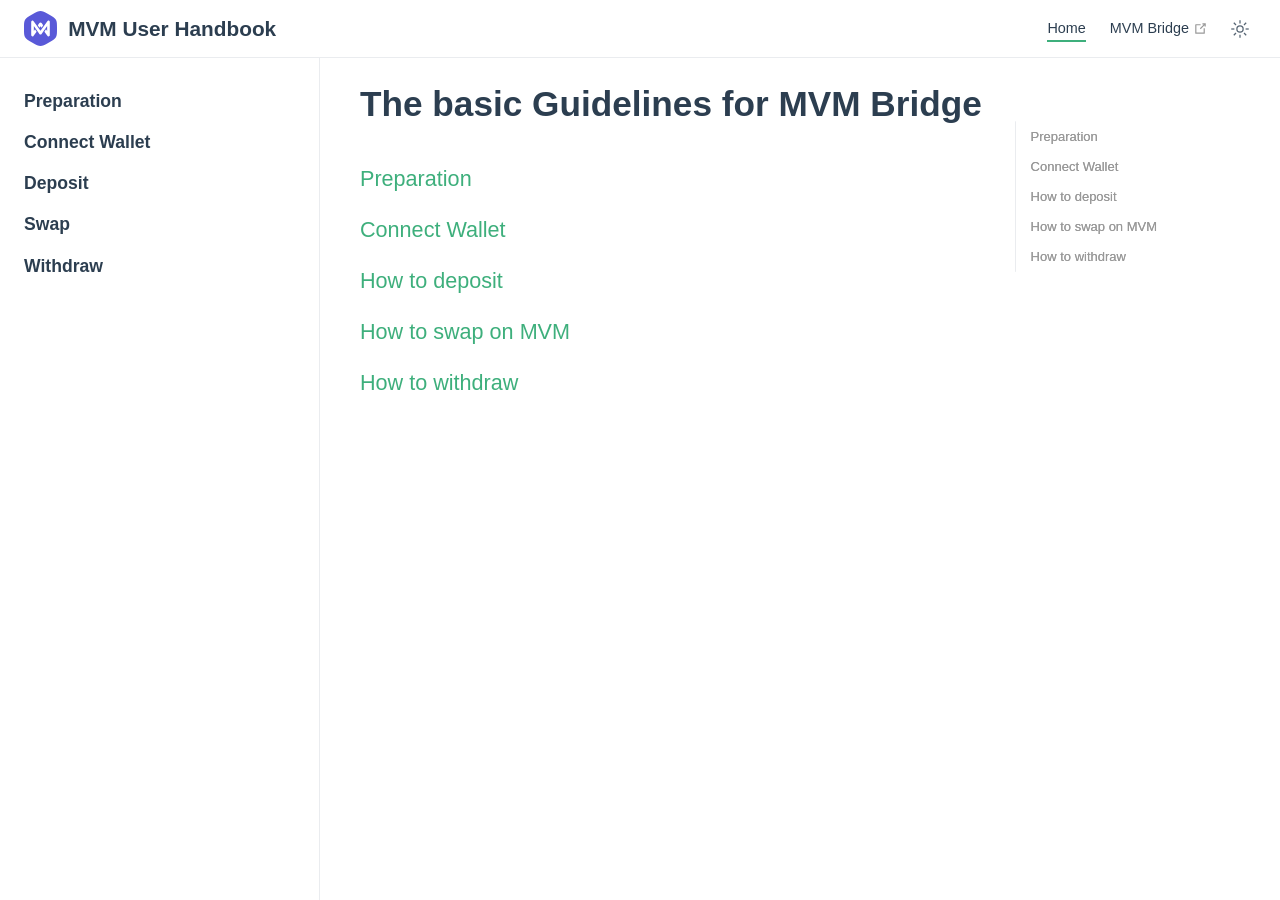
<file: index.html>
<!DOCTYPE html>
<html lang="en-US">
  <head>
    <meta charset="utf-8">
    <meta name="viewport" content="width=device-width,initial-scale=1">
    <meta name="generator" content="VuePress 2.0.0-beta.51">
    <style>
      :root {
        --c-bg: #fff;
      }
      html.dark {
        --c-bg: #22272e;
      }
      html, body {
        background-color: var(--c-bg);
      }
    </style>
    <script>
      const userMode = localStorage.getItem('vuepress-color-scheme');
			const systemDarkMode = window.matchMedia && window.matchMedia('(prefers-color-scheme: dark)').matches;
			if (userMode === 'dark' || (userMode !== 'light' && systemDarkMode)) {
				document.documentElement.classList.toggle('dark', true);
			}
    </script>
    <link rel="icon" href="/images/favicon.png"><title>The basic Guidelines for MVM Bridge | MVM User Handbook</title><meta name="description" content="A handbook for users to transfer asset with MVM Bridge">
    <link rel="modulepreload" href="/assets/app.5f829c87.js"><link rel="modulepreload" href="/assets/index.html.9429ac1c.js"><link rel="modulepreload" href="/assets/index.html.4c9b2dee.js"><link rel="prefetch" href="/assets/index.html.1897f640.js"><link rel="prefetch" href="/assets/index.html.dd25c80d.js"><link rel="prefetch" href="/assets/index.html.e15595fa.js"><link rel="prefetch" href="/assets/index.html.e1d10186.js"><link rel="prefetch" href="/assets/index.html.a3044a02.js"><link rel="prefetch" href="/assets/404.html.d2dc3323.js"><link rel="prefetch" href="/assets/index.html.e0803733.js"><link rel="prefetch" href="/assets/index.html.7255385f.js"><link rel="prefetch" href="/assets/index.html.9a10f6b2.js"><link rel="prefetch" href="/assets/index.html.742d6a43.js"><link rel="prefetch" href="/assets/index.html.4bf0f3f6.js"><link rel="prefetch" href="/assets/404.html.60fd0b40.js">
    <link rel="stylesheet" href="/assets/style.7e26cfeb.css">
  </head>
  <body>
    <div id="app"><!--[--><div class="theme-container"><!--[--><header class="navbar"><div class="toggle-sidebar-button" title="toggle sidebar" aria-expanded="false" role="button" tabindex="0"><div class="icon" aria-hidden="true"><span></span><span></span><span></span></div></div><span><a aria-current="page" href="/" class="router-link-active router-link-exact-active"><img class="logo" src="/images/logo.svg" alt="MVM User Handbook"><span class="site-name can-hide">MVM User Handbook</span></a></span><div class="navbar-items-wrapper" style=""><!--[--><!--]--><nav class="navbar-items can-hide"><!--[--><div class="navbar-item"><a aria-current="page" href="/" class="router-link-active router-link-exact-active" aria-label="Home"><!--[--><!--]--> Home <!--[--><!--]--></a></div><div class="navbar-item"><a class="external-link" href="https://bridge.mvm.app" rel="noopener noreferrer" target="_blank" aria-label="MVM Bridge"><!--[--><!--]--> MVM Bridge <span><svg class="external-link-icon" xmlns="http://www.w3.org/2000/svg" aria-hidden="true" focusable="false" x="0px" y="0px" viewbox="0 0 100 100" width="15" height="15"><path fill="currentColor" d="M18.8,85.1h56l0,0c2.2,0,4-1.8,4-4v-32h-8v28h-48v-48h28v-8h-32l0,0c-2.2,0-4,1.8-4,4v56C14.8,83.3,16.6,85.1,18.8,85.1z"></path><polygon fill="currentColor" points="45.7,48.7 51.3,54.3 77.2,28.5 77.2,37.2 85.2,37.2 85.2,14.9 62.8,14.9 62.8,22.9 71.5,22.9"></polygon></svg><span class="external-link-icon-sr-only">open in new window</span></span><!--[--><!--]--></a></div><!--]--></nav><!--[--><!--]--><button class="toggle-color-mode-button" title="toggle color mode"><svg style="" class="icon" focusable="false" viewBox="0 0 32 32"><path d="M16 12.005a4 4 0 1 1-4 4a4.005 4.005 0 0 1 4-4m0-2a6 6 0 1 0 6 6a6 6 0 0 0-6-6z" fill="currentColor"></path><path d="M5.394 6.813l1.414-1.415l3.506 3.506L8.9 10.318z" fill="currentColor"></path><path d="M2 15.005h5v2H2z" fill="currentColor"></path><path d="M5.394 25.197L8.9 21.691l1.414 1.415l-3.506 3.505z" fill="currentColor"></path><path d="M15 25.005h2v5h-2z" fill="currentColor"></path><path d="M21.687 23.106l1.414-1.415l3.506 3.506l-1.414 1.414z" fill="currentColor"></path><path d="M25 15.005h5v2h-5z" fill="currentColor"></path><path d="M21.687 8.904l3.506-3.506l1.414 1.415l-3.506 3.505z" fill="currentColor"></path><path d="M15 2.005h2v5h-2z" fill="currentColor"></path></svg><svg style="display:none;" class="icon" focusable="false" viewBox="0 0 32 32"><path d="M13.502 5.414a15.075 15.075 0 0 0 11.594 18.194a11.113 11.113 0 0 1-7.975 3.39c-.138 0-.278.005-.418 0a11.094 11.094 0 0 1-3.2-21.584M14.98 3a1.002 1.002 0 0 0-.175.016a13.096 13.096 0 0 0 1.825 25.981c.164.006.328 0 .49 0a13.072 13.072 0 0 0 10.703-5.555a1.01 1.01 0 0 0-.783-1.565A13.08 13.08 0 0 1 15.89 4.38A1.015 1.015 0 0 0 14.98 3z" fill="currentColor"></path></svg></button><!----></div></header><!--]--><div class="sidebar-mask"></div><!--[--><aside class="sidebar"><nav class="navbar-items"><!--[--><div class="navbar-item"><a aria-current="page" href="/" class="router-link-active router-link-exact-active" aria-label="Home"><!--[--><!--]--> Home <!--[--><!--]--></a></div><div class="navbar-item"><a class="external-link" href="https://bridge.mvm.app" rel="noopener noreferrer" target="_blank" aria-label="MVM Bridge"><!--[--><!--]--> MVM Bridge <span><svg class="external-link-icon" xmlns="http://www.w3.org/2000/svg" aria-hidden="true" focusable="false" x="0px" y="0px" viewbox="0 0 100 100" width="15" height="15"><path fill="currentColor" d="M18.8,85.1h56l0,0c2.2,0,4-1.8,4-4v-32h-8v28h-48v-48h28v-8h-32l0,0c-2.2,0-4,1.8-4,4v56C14.8,83.3,16.6,85.1,18.8,85.1z"></path><polygon fill="currentColor" points="45.7,48.7 51.3,54.3 77.2,28.5 77.2,37.2 85.2,37.2 85.2,14.9 62.8,14.9 62.8,22.9 71.5,22.9"></polygon></svg><span class="external-link-icon-sr-only">open in new window</span></span><!--[--><!--]--></a></div><!--]--></nav><!--[--><!--]--><ul class="sidebar-items"><!--[--><li><a href="/preparation" class="sidebar-item sidebar-heading" aria-label="Preparation"><!--[--><!--]--> Preparation <!--[--><!--]--></a><!----></li><li><a href="/connectwallet" class="sidebar-item sidebar-heading" aria-label="Connect Wallet"><!--[--><!--]--> Connect Wallet <!--[--><!--]--></a><!----></li><li><a href="/deposit" class="sidebar-item sidebar-heading" aria-label="Deposit"><!--[--><!--]--> Deposit <!--[--><!--]--></a><!----></li><li><a href="/swap" class="sidebar-item sidebar-heading" aria-label="Swap"><!--[--><!--]--> Swap <!--[--><!--]--></a><!----></li><li><a href="/withdraw" class="sidebar-item sidebar-heading" aria-label="Withdraw"><!--[--><!--]--> Withdraw <!--[--><!--]--></a><!----></li><!--]--></ul><!--[--><!--]--></aside><!--]--><!--[--><main class="page"><!--[--><!--]--><div class="theme-default-content"><!--[--><!--]--><div><h1 id="the-basic-guidelines-for-mvm-bridge" tabindex="-1"><a class="header-anchor" href="#the-basic-guidelines-for-mvm-bridge" aria-hidden="true">#</a> The basic Guidelines for MVM Bridge</h1><h3 id="preparation" tabindex="-1"><a class="header-anchor" href="#preparation" aria-hidden="true">#</a> <a href="/Preparation/" class="">Preparation</a></h3><h3 id="connect-wallet" tabindex="-1"><a class="header-anchor" href="#connect-wallet" aria-hidden="true">#</a> <a href="/ConnectWallet/" class="">Connect Wallet</a></h3><h3 id="how-to-deposit" tabindex="-1"><a class="header-anchor" href="#how-to-deposit" aria-hidden="true">#</a> <a href="/Deposit/" class="">How to deposit</a></h3><h3 id="how-to-swap-on-mvm" tabindex="-1"><a class="header-anchor" href="#how-to-swap-on-mvm" aria-hidden="true">#</a> <a href="/Swap/" class="">How to swap on MVM</a></h3><h3 id="how-to-withdraw" tabindex="-1"><a class="header-anchor" href="#how-to-withdraw" aria-hidden="true">#</a> <a href="/Withdraw/" class="">How to withdraw</a></h3></div><!--[--><!--]--></div><footer class="page-meta"><!----><!----><!----></footer><!----><!--[--><!--]--></main><!--]--></div><!----><!--]--></div>
    <script type="module" src="/assets/app.5f829c87.js" defer></script>
  </body>
</html>
</file>
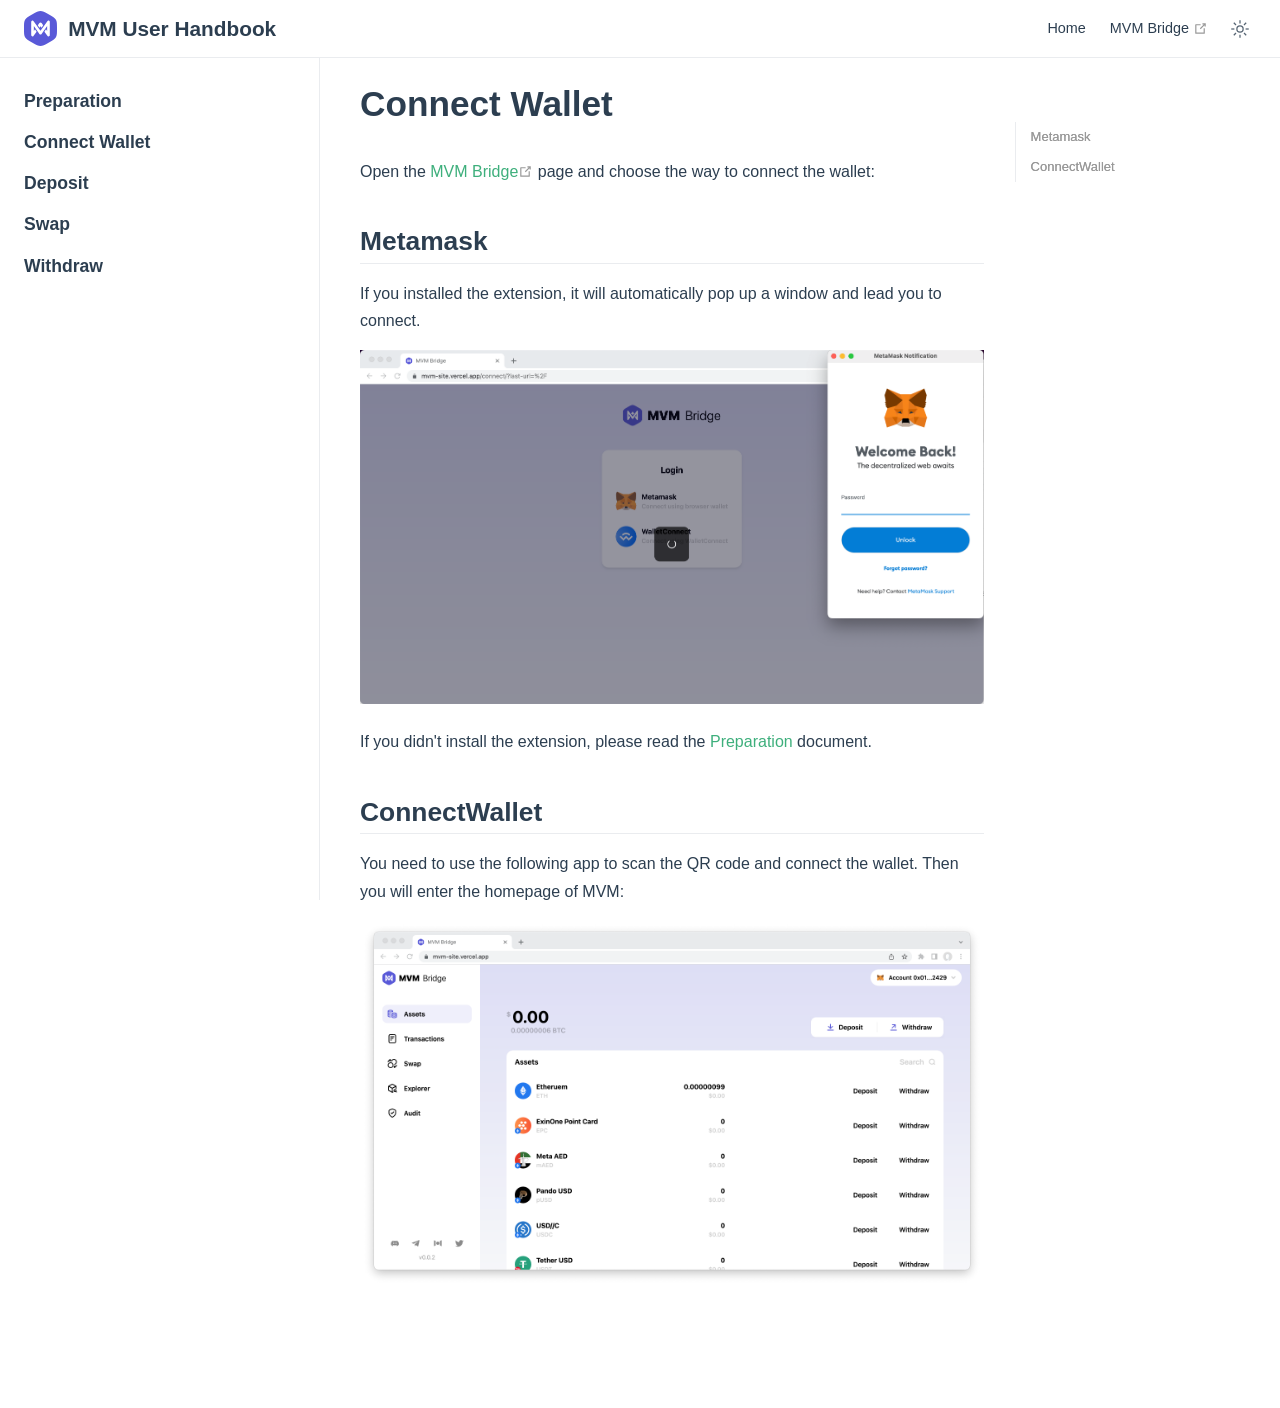
<file: ConnectWallet/index.html>
<!DOCTYPE html>
<html lang="en-US">
  <head>
    <meta charset="utf-8">
    <meta name="viewport" content="width=device-width,initial-scale=1">
    <meta name="generator" content="VuePress 2.0.0-beta.51">
    <style>
      :root {
        --c-bg: #fff;
      }
      html.dark {
        --c-bg: #22272e;
      }
      html, body {
        background-color: var(--c-bg);
      }
    </style>
    <script>
      const userMode = localStorage.getItem('vuepress-color-scheme');
			const systemDarkMode = window.matchMedia && window.matchMedia('(prefers-color-scheme: dark)').matches;
			if (userMode === 'dark' || (userMode !== 'light' && systemDarkMode)) {
				document.documentElement.classList.toggle('dark', true);
			}
    </script>
    <link rel="icon" href="/images/favicon.png"><title>Connect Wallet | MVM User Handbook</title><meta name="description" content="A handbook for users to transfer asset with MVM Bridge">
    <link rel="modulepreload" href="/assets/app.5f829c87.js"><link rel="modulepreload" href="/assets/index.html.e0803733.js"><link rel="modulepreload" href="/assets/index.html.1897f640.js"><link rel="prefetch" href="/assets/index.html.4c9b2dee.js"><link rel="prefetch" href="/assets/index.html.dd25c80d.js"><link rel="prefetch" href="/assets/index.html.e15595fa.js"><link rel="prefetch" href="/assets/index.html.e1d10186.js"><link rel="prefetch" href="/assets/index.html.a3044a02.js"><link rel="prefetch" href="/assets/404.html.d2dc3323.js"><link rel="prefetch" href="/assets/index.html.9429ac1c.js"><link rel="prefetch" href="/assets/index.html.7255385f.js"><link rel="prefetch" href="/assets/index.html.9a10f6b2.js"><link rel="prefetch" href="/assets/index.html.742d6a43.js"><link rel="prefetch" href="/assets/index.html.4bf0f3f6.js"><link rel="prefetch" href="/assets/404.html.60fd0b40.js">
    <link rel="stylesheet" href="/assets/style.7e26cfeb.css">
  </head>
  <body>
    <div id="app"><!--[--><div class="theme-container"><!--[--><header class="navbar"><div class="toggle-sidebar-button" title="toggle sidebar" aria-expanded="false" role="button" tabindex="0"><div class="icon" aria-hidden="true"><span></span><span></span><span></span></div></div><span><a href="/" class=""><img class="logo" src="/images/logo.svg" alt="MVM User Handbook"><span class="site-name can-hide">MVM User Handbook</span></a></span><div class="navbar-items-wrapper" style=""><!--[--><!--]--><nav class="navbar-items can-hide"><!--[--><div class="navbar-item"><a href="/" class="" aria-label="Home"><!--[--><!--]--> Home <!--[--><!--]--></a></div><div class="navbar-item"><a class="external-link" href="https://bridge.mvm.app" rel="noopener noreferrer" target="_blank" aria-label="MVM Bridge"><!--[--><!--]--> MVM Bridge <span><svg class="external-link-icon" xmlns="http://www.w3.org/2000/svg" aria-hidden="true" focusable="false" x="0px" y="0px" viewbox="0 0 100 100" width="15" height="15"><path fill="currentColor" d="M18.8,85.1h56l0,0c2.2,0,4-1.8,4-4v-32h-8v28h-48v-48h28v-8h-32l0,0c-2.2,0-4,1.8-4,4v56C14.8,83.3,16.6,85.1,18.8,85.1z"></path><polygon fill="currentColor" points="45.7,48.7 51.3,54.3 77.2,28.5 77.2,37.2 85.2,37.2 85.2,14.9 62.8,14.9 62.8,22.9 71.5,22.9"></polygon></svg><span class="external-link-icon-sr-only">open in new window</span></span><!--[--><!--]--></a></div><!--]--></nav><!--[--><!--]--><button class="toggle-color-mode-button" title="toggle color mode"><svg style="" class="icon" focusable="false" viewBox="0 0 32 32"><path d="M16 12.005a4 4 0 1 1-4 4a4.005 4.005 0 0 1 4-4m0-2a6 6 0 1 0 6 6a6 6 0 0 0-6-6z" fill="currentColor"></path><path d="M5.394 6.813l1.414-1.415l3.506 3.506L8.9 10.318z" fill="currentColor"></path><path d="M2 15.005h5v2H2z" fill="currentColor"></path><path d="M5.394 25.197L8.9 21.691l1.414 1.415l-3.506 3.505z" fill="currentColor"></path><path d="M15 25.005h2v5h-2z" fill="currentColor"></path><path d="M21.687 23.106l1.414-1.415l3.506 3.506l-1.414 1.414z" fill="currentColor"></path><path d="M25 15.005h5v2h-5z" fill="currentColor"></path><path d="M21.687 8.904l3.506-3.506l1.414 1.415l-3.506 3.505z" fill="currentColor"></path><path d="M15 2.005h2v5h-2z" fill="currentColor"></path></svg><svg style="display:none;" class="icon" focusable="false" viewBox="0 0 32 32"><path d="M13.502 5.414a15.075 15.075 0 0 0 11.594 18.194a11.113 11.113 0 0 1-7.975 3.39c-.138 0-.278.005-.418 0a11.094 11.094 0 0 1-3.2-21.584M14.98 3a1.002 1.002 0 0 0-.175.016a13.096 13.096 0 0 0 1.825 25.981c.164.006.328 0 .49 0a13.072 13.072 0 0 0 10.703-5.555a1.01 1.01 0 0 0-.783-1.565A13.08 13.08 0 0 1 15.89 4.38A1.015 1.015 0 0 0 14.98 3z" fill="currentColor"></path></svg></button><!----></div></header><!--]--><div class="sidebar-mask"></div><!--[--><aside class="sidebar"><nav class="navbar-items"><!--[--><div class="navbar-item"><a href="/" class="" aria-label="Home"><!--[--><!--]--> Home <!--[--><!--]--></a></div><div class="navbar-item"><a class="external-link" href="https://bridge.mvm.app" rel="noopener noreferrer" target="_blank" aria-label="MVM Bridge"><!--[--><!--]--> MVM Bridge <span><svg class="external-link-icon" xmlns="http://www.w3.org/2000/svg" aria-hidden="true" focusable="false" x="0px" y="0px" viewbox="0 0 100 100" width="15" height="15"><path fill="currentColor" d="M18.8,85.1h56l0,0c2.2,0,4-1.8,4-4v-32h-8v28h-48v-48h28v-8h-32l0,0c-2.2,0-4,1.8-4,4v56C14.8,83.3,16.6,85.1,18.8,85.1z"></path><polygon fill="currentColor" points="45.7,48.7 51.3,54.3 77.2,28.5 77.2,37.2 85.2,37.2 85.2,14.9 62.8,14.9 62.8,22.9 71.5,22.9"></polygon></svg><span class="external-link-icon-sr-only">open in new window</span></span><!--[--><!--]--></a></div><!--]--></nav><!--[--><!--]--><ul class="sidebar-items"><!--[--><li><a href="/preparation" class="sidebar-item sidebar-heading" aria-label="Preparation"><!--[--><!--]--> Preparation <!--[--><!--]--></a><!----></li><li><a aria-current="page" href="/connectwallet" class="router-link-active router-link-exact-active sidebar-item sidebar-heading" aria-label="Connect Wallet"><!--[--><!--]--> Connect Wallet <!--[--><!--]--></a><!----></li><li><a href="/deposit" class="sidebar-item sidebar-heading" aria-label="Deposit"><!--[--><!--]--> Deposit <!--[--><!--]--></a><!----></li><li><a href="/swap" class="sidebar-item sidebar-heading" aria-label="Swap"><!--[--><!--]--> Swap <!--[--><!--]--></a><!----></li><li><a href="/withdraw" class="sidebar-item sidebar-heading" aria-label="Withdraw"><!--[--><!--]--> Withdraw <!--[--><!--]--></a><!----></li><!--]--></ul><!--[--><!--]--></aside><!--]--><!--[--><main class="page"><!--[--><!--]--><div class="theme-default-content"><!--[--><!--]--><div><h1 id="connect-wallet" tabindex="-1"><a class="header-anchor" href="#connect-wallet" aria-hidden="true">#</a> Connect Wallet</h1><p>Open the <a href="https://bridge.mvm.app/" target="_blank" rel="noopener noreferrer">MVM Bridge<span><svg class="external-link-icon" xmlns="http://www.w3.org/2000/svg" aria-hidden="true" focusable="false" x="0px" y="0px" viewbox="0 0 100 100" width="15" height="15"><path fill="currentColor" d="M18.8,85.1h56l0,0c2.2,0,4-1.8,4-4v-32h-8v28h-48v-48h28v-8h-32l0,0c-2.2,0-4,1.8-4,4v56C14.8,83.3,16.6,85.1,18.8,85.1z"></path><polygon fill="currentColor" points="45.7,48.7 51.3,54.3 77.2,28.5 77.2,37.2 85.2,37.2 85.2,14.9 62.8,14.9 62.8,22.9 71.5,22.9"></polygon></svg><span class="external-link-icon-sr-only">open in new window</span></span></a> page and choose the way to connect the wallet:</p><h2 id="metamask" tabindex="-1"><a class="header-anchor" href="#metamask" aria-hidden="true">#</a> Metamask</h2><p>If you installed the extension, it will automatically pop up a window and lead you to connect.</p><p><img src="/assets/connectmetamask.5b258186.png" alt="ConnectMetamask"></p><p>If you didn&#39;t install the extension, please read the <a href="/Preparation/" class="">Preparation</a> document.</p><h2 id="connectwallet" tabindex="-1"><a class="header-anchor" href="#connectwallet" aria-hidden="true">#</a> ConnectWallet</h2><p>You need to use the following app to scan the QR code and connect the wallet. Then you will enter the homepage of MVM:</p><p><img src="/assets/homepage2.1d82a52e.png" alt="homepage"></p></div><!--[--><!--]--></div><footer class="page-meta"><!----><!----><!----></footer><!----><!--[--><!--]--></main><!--]--></div><!----><!--]--></div>
    <script type="module" src="/assets/app.5f829c87.js" defer></script>
  </body>
</html>
</file>
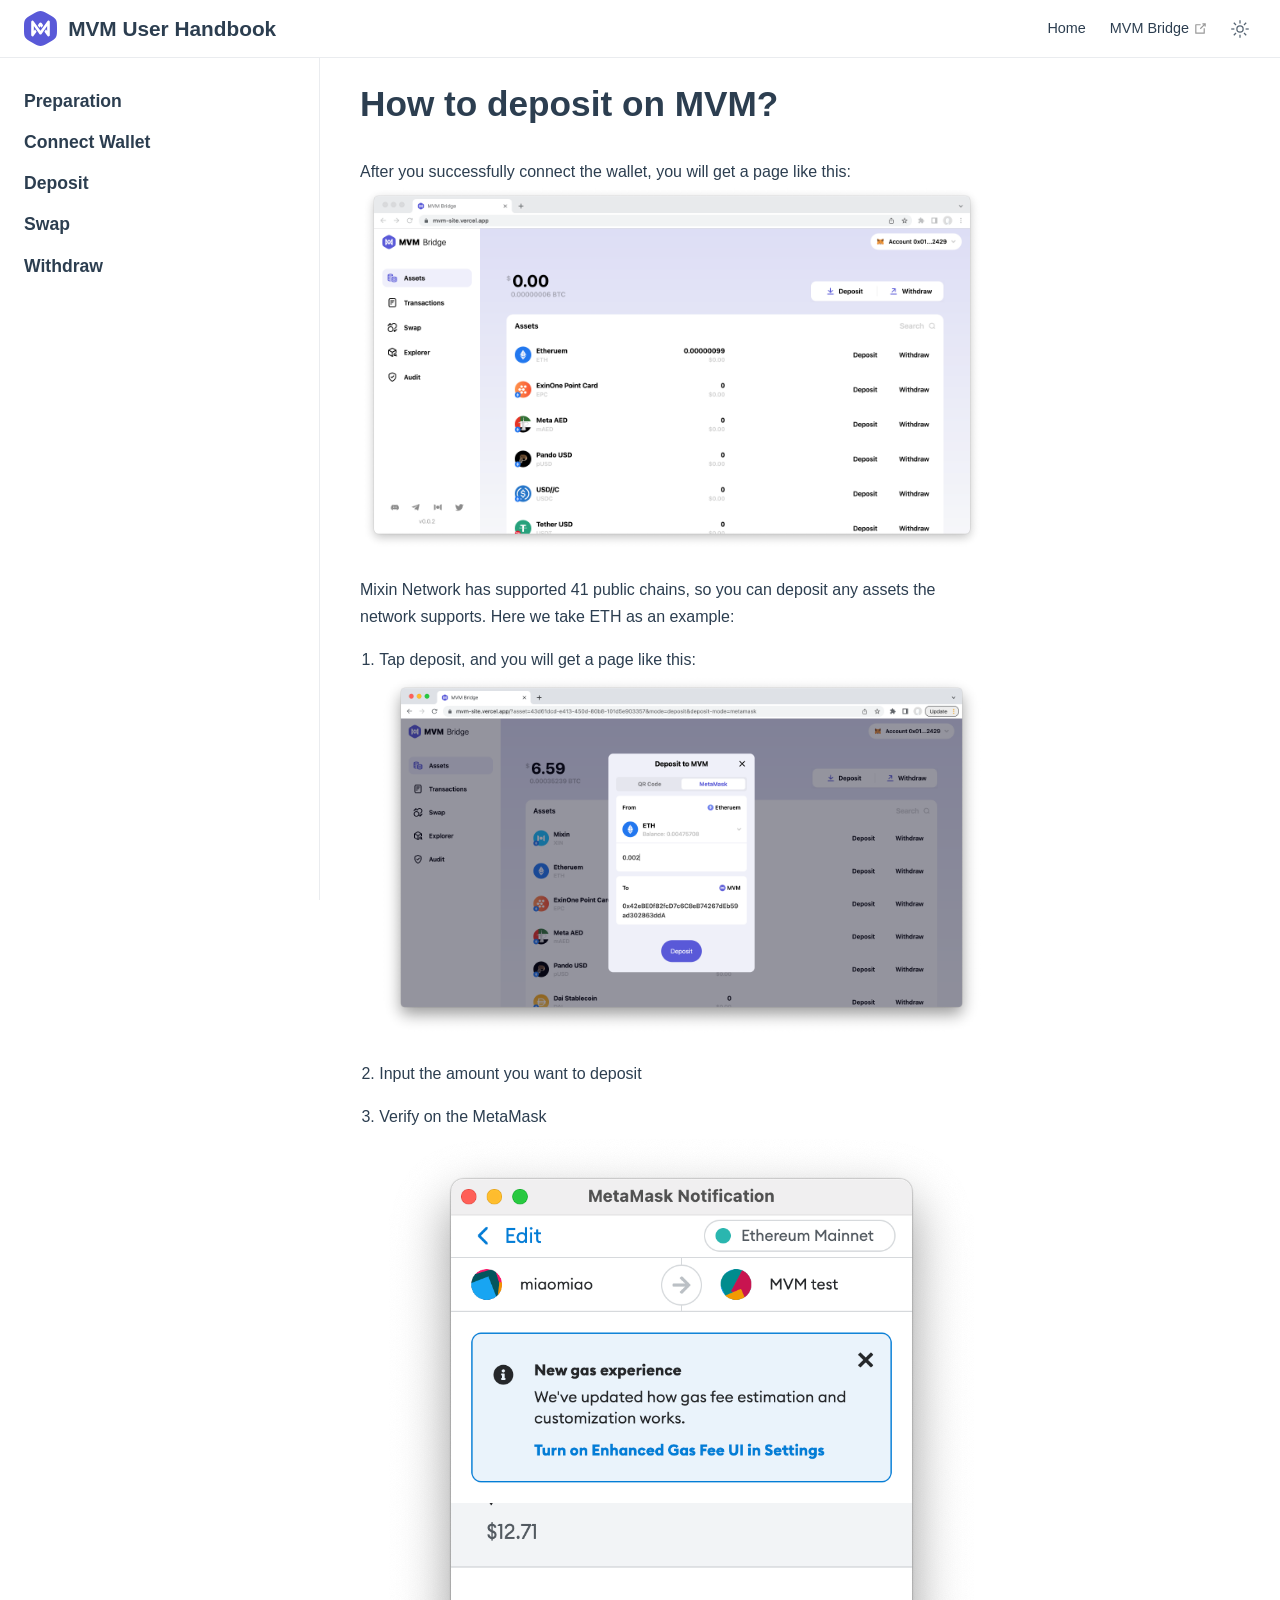
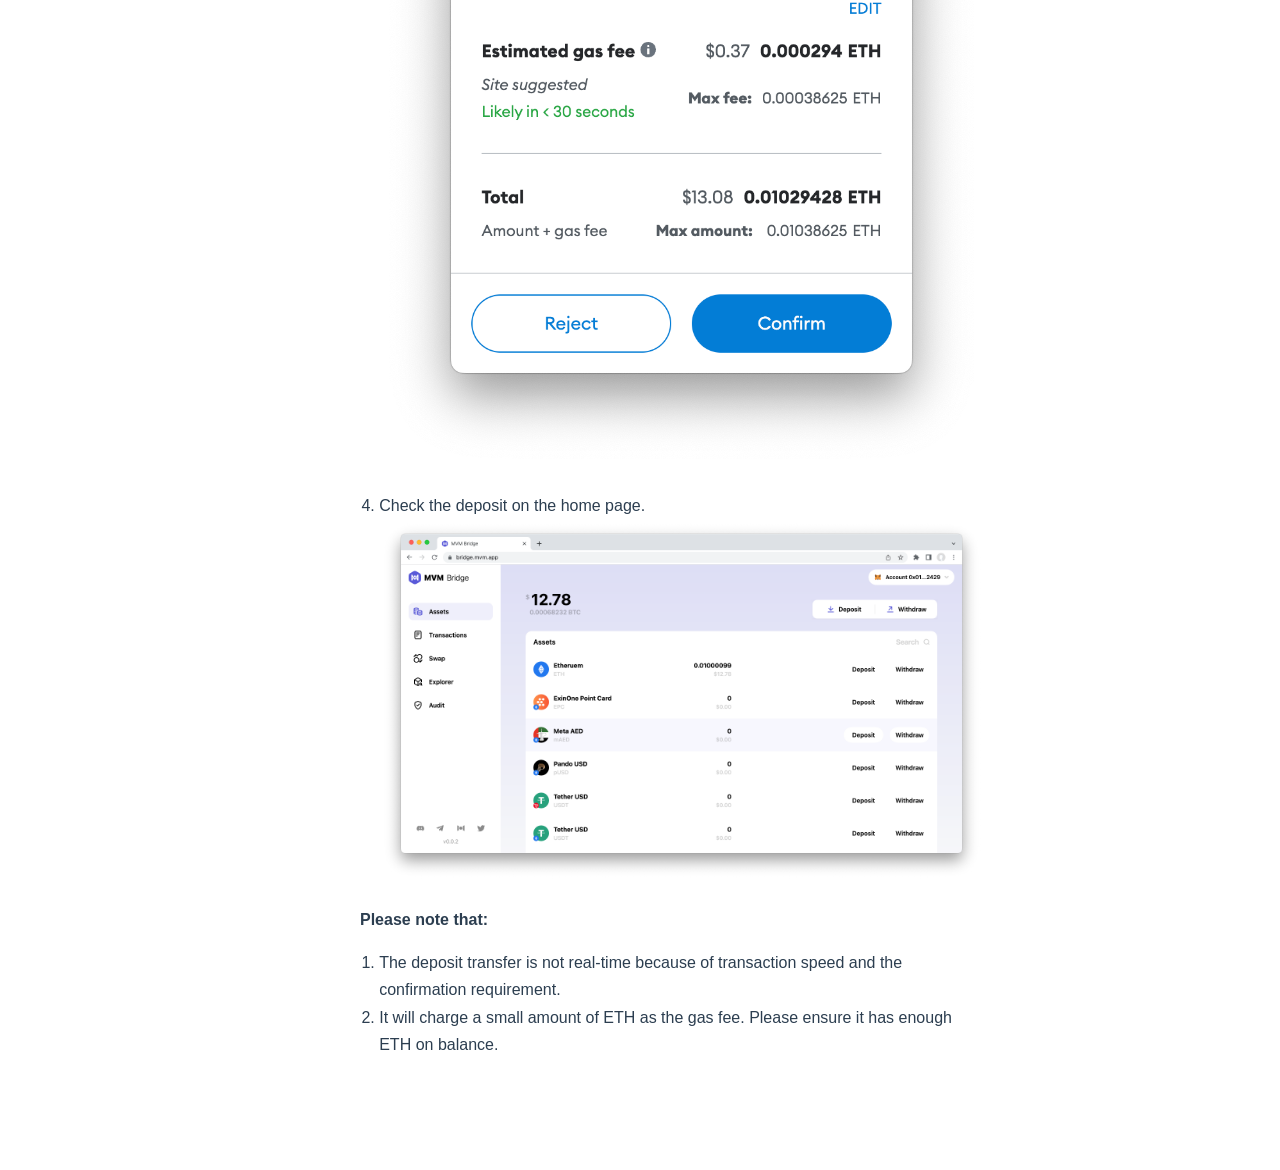
<file: Deposit/index.html>
<!DOCTYPE html>
<html lang="en-US">
  <head>
    <meta charset="utf-8">
    <meta name="viewport" content="width=device-width,initial-scale=1">
    <meta name="generator" content="VuePress 2.0.0-beta.51">
    <style>
      :root {
        --c-bg: #fff;
      }
      html.dark {
        --c-bg: #22272e;
      }
      html, body {
        background-color: var(--c-bg);
      }
    </style>
    <script>
      const userMode = localStorage.getItem('vuepress-color-scheme');
			const systemDarkMode = window.matchMedia && window.matchMedia('(prefers-color-scheme: dark)').matches;
			if (userMode === 'dark' || (userMode !== 'light' && systemDarkMode)) {
				document.documentElement.classList.toggle('dark', true);
			}
    </script>
    <link rel="icon" href="/images/favicon.png"><title>How to deposit on MVM? | MVM User Handbook</title><meta name="description" content="A handbook for users to transfer asset with MVM Bridge">
    <link rel="modulepreload" href="/assets/app.5f829c87.js"><link rel="modulepreload" href="/assets/index.html.7255385f.js"><link rel="modulepreload" href="/assets/index.html.dd25c80d.js"><link rel="prefetch" href="/assets/index.html.4c9b2dee.js"><link rel="prefetch" href="/assets/index.html.1897f640.js"><link rel="prefetch" href="/assets/index.html.e15595fa.js"><link rel="prefetch" href="/assets/index.html.e1d10186.js"><link rel="prefetch" href="/assets/index.html.a3044a02.js"><link rel="prefetch" href="/assets/404.html.d2dc3323.js"><link rel="prefetch" href="/assets/index.html.9429ac1c.js"><link rel="prefetch" href="/assets/index.html.e0803733.js"><link rel="prefetch" href="/assets/index.html.9a10f6b2.js"><link rel="prefetch" href="/assets/index.html.742d6a43.js"><link rel="prefetch" href="/assets/index.html.4bf0f3f6.js"><link rel="prefetch" href="/assets/404.html.60fd0b40.js">
    <link rel="stylesheet" href="/assets/style.7e26cfeb.css">
  </head>
  <body>
    <div id="app"><!--[--><div class="theme-container"><!--[--><header class="navbar"><div class="toggle-sidebar-button" title="toggle sidebar" aria-expanded="false" role="button" tabindex="0"><div class="icon" aria-hidden="true"><span></span><span></span><span></span></div></div><span><a href="/" class=""><img class="logo" src="/images/logo.svg" alt="MVM User Handbook"><span class="site-name can-hide">MVM User Handbook</span></a></span><div class="navbar-items-wrapper" style=""><!--[--><!--]--><nav class="navbar-items can-hide"><!--[--><div class="navbar-item"><a href="/" class="" aria-label="Home"><!--[--><!--]--> Home <!--[--><!--]--></a></div><div class="navbar-item"><a class="external-link" href="https://bridge.mvm.app" rel="noopener noreferrer" target="_blank" aria-label="MVM Bridge"><!--[--><!--]--> MVM Bridge <span><svg class="external-link-icon" xmlns="http://www.w3.org/2000/svg" aria-hidden="true" focusable="false" x="0px" y="0px" viewbox="0 0 100 100" width="15" height="15"><path fill="currentColor" d="M18.8,85.1h56l0,0c2.2,0,4-1.8,4-4v-32h-8v28h-48v-48h28v-8h-32l0,0c-2.2,0-4,1.8-4,4v56C14.8,83.3,16.6,85.1,18.8,85.1z"></path><polygon fill="currentColor" points="45.7,48.7 51.3,54.3 77.2,28.5 77.2,37.2 85.2,37.2 85.2,14.9 62.8,14.9 62.8,22.9 71.5,22.9"></polygon></svg><span class="external-link-icon-sr-only">open in new window</span></span><!--[--><!--]--></a></div><!--]--></nav><!--[--><!--]--><button class="toggle-color-mode-button" title="toggle color mode"><svg style="" class="icon" focusable="false" viewBox="0 0 32 32"><path d="M16 12.005a4 4 0 1 1-4 4a4.005 4.005 0 0 1 4-4m0-2a6 6 0 1 0 6 6a6 6 0 0 0-6-6z" fill="currentColor"></path><path d="M5.394 6.813l1.414-1.415l3.506 3.506L8.9 10.318z" fill="currentColor"></path><path d="M2 15.005h5v2H2z" fill="currentColor"></path><path d="M5.394 25.197L8.9 21.691l1.414 1.415l-3.506 3.505z" fill="currentColor"></path><path d="M15 25.005h2v5h-2z" fill="currentColor"></path><path d="M21.687 23.106l1.414-1.415l3.506 3.506l-1.414 1.414z" fill="currentColor"></path><path d="M25 15.005h5v2h-5z" fill="currentColor"></path><path d="M21.687 8.904l3.506-3.506l1.414 1.415l-3.506 3.505z" fill="currentColor"></path><path d="M15 2.005h2v5h-2z" fill="currentColor"></path></svg><svg style="display:none;" class="icon" focusable="false" viewBox="0 0 32 32"><path d="M13.502 5.414a15.075 15.075 0 0 0 11.594 18.194a11.113 11.113 0 0 1-7.975 3.39c-.138 0-.278.005-.418 0a11.094 11.094 0 0 1-3.2-21.584M14.98 3a1.002 1.002 0 0 0-.175.016a13.096 13.096 0 0 0 1.825 25.981c.164.006.328 0 .49 0a13.072 13.072 0 0 0 10.703-5.555a1.01 1.01 0 0 0-.783-1.565A13.08 13.08 0 0 1 15.89 4.38A1.015 1.015 0 0 0 14.98 3z" fill="currentColor"></path></svg></button><!----></div></header><!--]--><div class="sidebar-mask"></div><!--[--><aside class="sidebar"><nav class="navbar-items"><!--[--><div class="navbar-item"><a href="/" class="" aria-label="Home"><!--[--><!--]--> Home <!--[--><!--]--></a></div><div class="navbar-item"><a class="external-link" href="https://bridge.mvm.app" rel="noopener noreferrer" target="_blank" aria-label="MVM Bridge"><!--[--><!--]--> MVM Bridge <span><svg class="external-link-icon" xmlns="http://www.w3.org/2000/svg" aria-hidden="true" focusable="false" x="0px" y="0px" viewbox="0 0 100 100" width="15" height="15"><path fill="currentColor" d="M18.8,85.1h56l0,0c2.2,0,4-1.8,4-4v-32h-8v28h-48v-48h28v-8h-32l0,0c-2.2,0-4,1.8-4,4v56C14.8,83.3,16.6,85.1,18.8,85.1z"></path><polygon fill="currentColor" points="45.7,48.7 51.3,54.3 77.2,28.5 77.2,37.2 85.2,37.2 85.2,14.9 62.8,14.9 62.8,22.9 71.5,22.9"></polygon></svg><span class="external-link-icon-sr-only">open in new window</span></span><!--[--><!--]--></a></div><!--]--></nav><!--[--><!--]--><ul class="sidebar-items"><!--[--><li><a href="/preparation" class="sidebar-item sidebar-heading" aria-label="Preparation"><!--[--><!--]--> Preparation <!--[--><!--]--></a><!----></li><li><a href="/connectwallet" class="sidebar-item sidebar-heading" aria-label="Connect Wallet"><!--[--><!--]--> Connect Wallet <!--[--><!--]--></a><!----></li><li><a aria-current="page" href="/deposit" class="router-link-active router-link-exact-active sidebar-item sidebar-heading" aria-label="Deposit"><!--[--><!--]--> Deposit <!--[--><!--]--></a><!----></li><li><a href="/swap" class="sidebar-item sidebar-heading" aria-label="Swap"><!--[--><!--]--> Swap <!--[--><!--]--></a><!----></li><li><a href="/withdraw" class="sidebar-item sidebar-heading" aria-label="Withdraw"><!--[--><!--]--> Withdraw <!--[--><!--]--></a><!----></li><!--]--></ul><!--[--><!--]--></aside><!--]--><!--[--><main class="page"><!--[--><!--]--><div class="theme-default-content"><!--[--><!--]--><div><h1 id="how-to-deposit-on-mvm" tabindex="-1"><a class="header-anchor" href="#how-to-deposit-on-mvm" aria-hidden="true">#</a> How to deposit on MVM?</h1><p>After you successfully connect the wallet, you will get a page like this: <img src="/assets/homepage2.1d82a52e.png" alt="homepage"></p><p>Mixin Network has supported 41 public chains, so you can deposit any assets the network supports. Here we take ETH as an example:</p><ol><li><p>Tap deposit, and you will get a page like this: <img src="/assets/deposit1.4132938a.png" alt="deposit"></p></li><li><p>Input the amount you want to deposit</p></li><li><p>Verify on the MetaMask <img src="/assets/verify.0ec4f76c.png" alt="verify"></p></li><li><p>Check the deposit on the home page. <img src="/assets/homepage3.74ad6654.png" alt="homepage3"></p></li></ol><p><strong>Please note that:</strong></p><ol><li>The deposit transfer is not real-time because of transaction speed and the confirmation requirement.</li><li>It will charge a small amount of ETH as the gas fee. Please ensure it has enough ETH on balance.</li></ol></div><!--[--><!--]--></div><footer class="page-meta"><!----><!----><!----></footer><!----><!--[--><!--]--></main><!--]--></div><!----><!--]--></div>
    <script type="module" src="/assets/app.5f829c87.js" defer></script>
  </body>
</html>
</file>
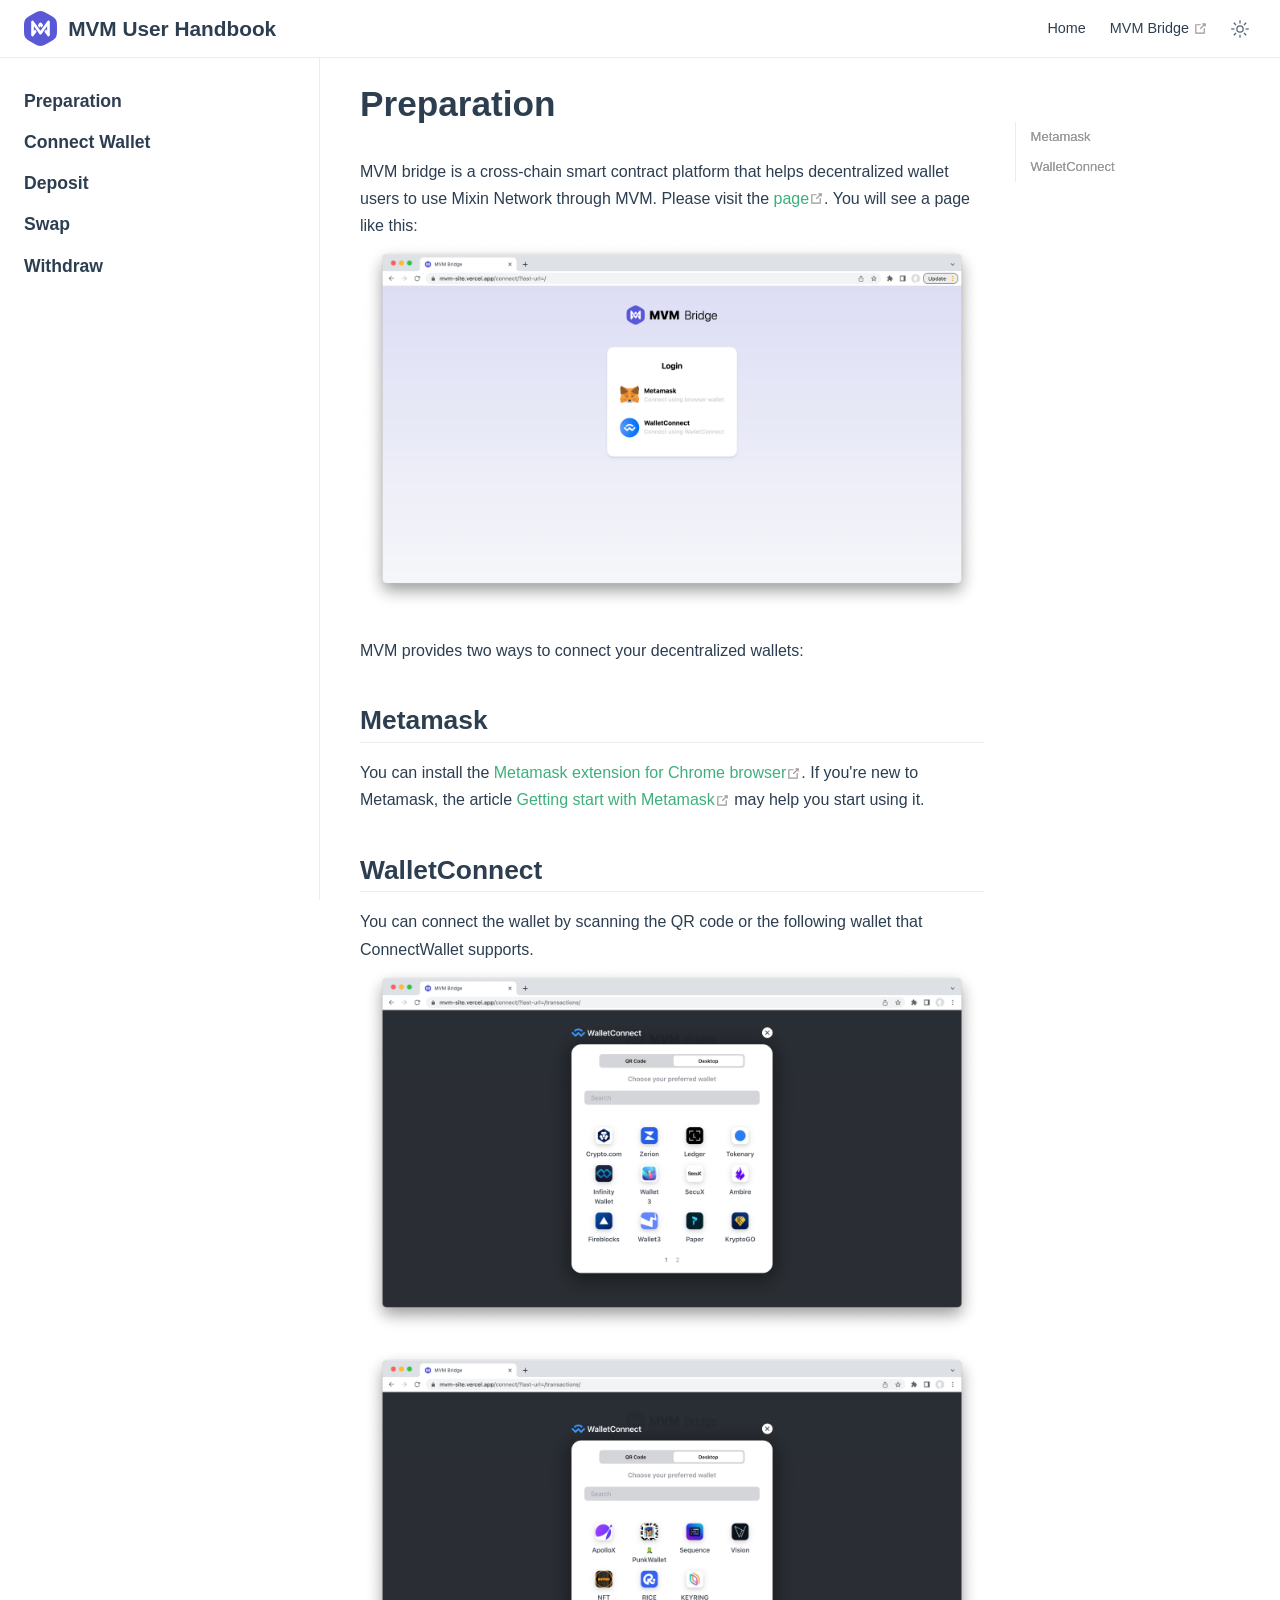
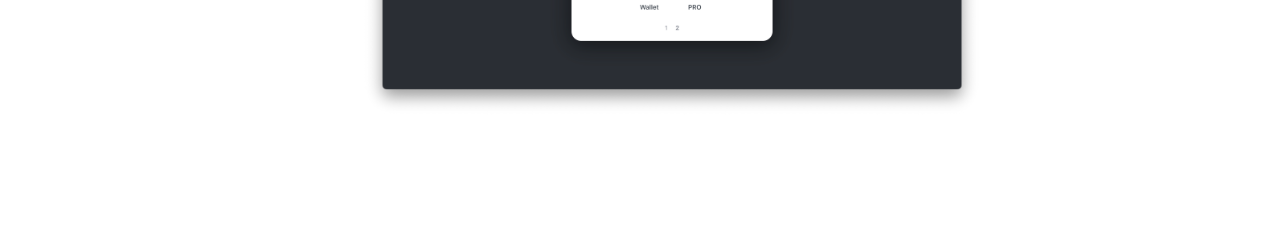
<file: Preparation/index.html>
<!DOCTYPE html>
<html lang="en-US">
  <head>
    <meta charset="utf-8">
    <meta name="viewport" content="width=device-width,initial-scale=1">
    <meta name="generator" content="VuePress 2.0.0-beta.51">
    <style>
      :root {
        --c-bg: #fff;
      }
      html.dark {
        --c-bg: #22272e;
      }
      html, body {
        background-color: var(--c-bg);
      }
    </style>
    <script>
      const userMode = localStorage.getItem('vuepress-color-scheme');
			const systemDarkMode = window.matchMedia && window.matchMedia('(prefers-color-scheme: dark)').matches;
			if (userMode === 'dark' || (userMode !== 'light' && systemDarkMode)) {
				document.documentElement.classList.toggle('dark', true);
			}
    </script>
    <link rel="icon" href="/images/favicon.png"><title>Preparation | MVM User Handbook</title><meta name="description" content="A handbook for users to transfer asset with MVM Bridge">
    <link rel="modulepreload" href="/assets/app.5f829c87.js"><link rel="modulepreload" href="/assets/index.html.9a10f6b2.js"><link rel="modulepreload" href="/assets/index.html.e15595fa.js"><link rel="prefetch" href="/assets/index.html.4c9b2dee.js"><link rel="prefetch" href="/assets/index.html.1897f640.js"><link rel="prefetch" href="/assets/index.html.dd25c80d.js"><link rel="prefetch" href="/assets/index.html.e1d10186.js"><link rel="prefetch" href="/assets/index.html.a3044a02.js"><link rel="prefetch" href="/assets/404.html.d2dc3323.js"><link rel="prefetch" href="/assets/index.html.9429ac1c.js"><link rel="prefetch" href="/assets/index.html.e0803733.js"><link rel="prefetch" href="/assets/index.html.7255385f.js"><link rel="prefetch" href="/assets/index.html.742d6a43.js"><link rel="prefetch" href="/assets/index.html.4bf0f3f6.js"><link rel="prefetch" href="/assets/404.html.60fd0b40.js">
    <link rel="stylesheet" href="/assets/style.7e26cfeb.css">
  </head>
  <body>
    <div id="app"><!--[--><div class="theme-container"><!--[--><header class="navbar"><div class="toggle-sidebar-button" title="toggle sidebar" aria-expanded="false" role="button" tabindex="0"><div class="icon" aria-hidden="true"><span></span><span></span><span></span></div></div><span><a href="/" class=""><img class="logo" src="/images/logo.svg" alt="MVM User Handbook"><span class="site-name can-hide">MVM User Handbook</span></a></span><div class="navbar-items-wrapper" style=""><!--[--><!--]--><nav class="navbar-items can-hide"><!--[--><div class="navbar-item"><a href="/" class="" aria-label="Home"><!--[--><!--]--> Home <!--[--><!--]--></a></div><div class="navbar-item"><a class="external-link" href="https://bridge.mvm.app" rel="noopener noreferrer" target="_blank" aria-label="MVM Bridge"><!--[--><!--]--> MVM Bridge <span><svg class="external-link-icon" xmlns="http://www.w3.org/2000/svg" aria-hidden="true" focusable="false" x="0px" y="0px" viewbox="0 0 100 100" width="15" height="15"><path fill="currentColor" d="M18.8,85.1h56l0,0c2.2,0,4-1.8,4-4v-32h-8v28h-48v-48h28v-8h-32l0,0c-2.2,0-4,1.8-4,4v56C14.8,83.3,16.6,85.1,18.8,85.1z"></path><polygon fill="currentColor" points="45.7,48.7 51.3,54.3 77.2,28.5 77.2,37.2 85.2,37.2 85.2,14.9 62.8,14.9 62.8,22.9 71.5,22.9"></polygon></svg><span class="external-link-icon-sr-only">open in new window</span></span><!--[--><!--]--></a></div><!--]--></nav><!--[--><!--]--><button class="toggle-color-mode-button" title="toggle color mode"><svg style="" class="icon" focusable="false" viewBox="0 0 32 32"><path d="M16 12.005a4 4 0 1 1-4 4a4.005 4.005 0 0 1 4-4m0-2a6 6 0 1 0 6 6a6 6 0 0 0-6-6z" fill="currentColor"></path><path d="M5.394 6.813l1.414-1.415l3.506 3.506L8.9 10.318z" fill="currentColor"></path><path d="M2 15.005h5v2H2z" fill="currentColor"></path><path d="M5.394 25.197L8.9 21.691l1.414 1.415l-3.506 3.505z" fill="currentColor"></path><path d="M15 25.005h2v5h-2z" fill="currentColor"></path><path d="M21.687 23.106l1.414-1.415l3.506 3.506l-1.414 1.414z" fill="currentColor"></path><path d="M25 15.005h5v2h-5z" fill="currentColor"></path><path d="M21.687 8.904l3.506-3.506l1.414 1.415l-3.506 3.505z" fill="currentColor"></path><path d="M15 2.005h2v5h-2z" fill="currentColor"></path></svg><svg style="display:none;" class="icon" focusable="false" viewBox="0 0 32 32"><path d="M13.502 5.414a15.075 15.075 0 0 0 11.594 18.194a11.113 11.113 0 0 1-7.975 3.39c-.138 0-.278.005-.418 0a11.094 11.094 0 0 1-3.2-21.584M14.98 3a1.002 1.002 0 0 0-.175.016a13.096 13.096 0 0 0 1.825 25.981c.164.006.328 0 .49 0a13.072 13.072 0 0 0 10.703-5.555a1.01 1.01 0 0 0-.783-1.565A13.08 13.08 0 0 1 15.89 4.38A1.015 1.015 0 0 0 14.98 3z" fill="currentColor"></path></svg></button><!----></div></header><!--]--><div class="sidebar-mask"></div><!--[--><aside class="sidebar"><nav class="navbar-items"><!--[--><div class="navbar-item"><a href="/" class="" aria-label="Home"><!--[--><!--]--> Home <!--[--><!--]--></a></div><div class="navbar-item"><a class="external-link" href="https://bridge.mvm.app" rel="noopener noreferrer" target="_blank" aria-label="MVM Bridge"><!--[--><!--]--> MVM Bridge <span><svg class="external-link-icon" xmlns="http://www.w3.org/2000/svg" aria-hidden="true" focusable="false" x="0px" y="0px" viewbox="0 0 100 100" width="15" height="15"><path fill="currentColor" d="M18.8,85.1h56l0,0c2.2,0,4-1.8,4-4v-32h-8v28h-48v-48h28v-8h-32l0,0c-2.2,0-4,1.8-4,4v56C14.8,83.3,16.6,85.1,18.8,85.1z"></path><polygon fill="currentColor" points="45.7,48.7 51.3,54.3 77.2,28.5 77.2,37.2 85.2,37.2 85.2,14.9 62.8,14.9 62.8,22.9 71.5,22.9"></polygon></svg><span class="external-link-icon-sr-only">open in new window</span></span><!--[--><!--]--></a></div><!--]--></nav><!--[--><!--]--><ul class="sidebar-items"><!--[--><li><a aria-current="page" href="/preparation" class="router-link-active router-link-exact-active sidebar-item sidebar-heading" aria-label="Preparation"><!--[--><!--]--> Preparation <!--[--><!--]--></a><!----></li><li><a href="/connectwallet" class="sidebar-item sidebar-heading" aria-label="Connect Wallet"><!--[--><!--]--> Connect Wallet <!--[--><!--]--></a><!----></li><li><a href="/deposit" class="sidebar-item sidebar-heading" aria-label="Deposit"><!--[--><!--]--> Deposit <!--[--><!--]--></a><!----></li><li><a href="/swap" class="sidebar-item sidebar-heading" aria-label="Swap"><!--[--><!--]--> Swap <!--[--><!--]--></a><!----></li><li><a href="/withdraw" class="sidebar-item sidebar-heading" aria-label="Withdraw"><!--[--><!--]--> Withdraw <!--[--><!--]--></a><!----></li><!--]--></ul><!--[--><!--]--></aside><!--]--><!--[--><main class="page"><!--[--><!--]--><div class="theme-default-content"><!--[--><!--]--><div><h1 id="preparation" tabindex="-1"><a class="header-anchor" href="#preparation" aria-hidden="true">#</a> Preparation</h1><p>MVM bridge is a cross-chain smart contract platform that helps decentralized wallet users to use Mixin Network through MVM. Please visit the <a href="https://bridge.mvm.app/" target="_blank" rel="noopener noreferrer">page<span><svg class="external-link-icon" xmlns="http://www.w3.org/2000/svg" aria-hidden="true" focusable="false" x="0px" y="0px" viewbox="0 0 100 100" width="15" height="15"><path fill="currentColor" d="M18.8,85.1h56l0,0c2.2,0,4-1.8,4-4v-32h-8v28h-48v-48h28v-8h-32l0,0c-2.2,0-4,1.8-4,4v56C14.8,83.3,16.6,85.1,18.8,85.1z"></path><polygon fill="currentColor" points="45.7,48.7 51.3,54.3 77.2,28.5 77.2,37.2 85.2,37.2 85.2,14.9 62.8,14.9 62.8,22.9 71.5,22.9"></polygon></svg><span class="external-link-icon-sr-only">open in new window</span></span></a>. You will see a page like this: <img src="/assets/homepage.166f543a.png" alt="Homepage"></p><p>MVM provides two ways to connect your decentralized wallets:</p><h2 id="metamask" tabindex="-1"><a class="header-anchor" href="#metamask" aria-hidden="true">#</a> Metamask</h2><p>You can install the <a href="https://chrome.google.com/webstore/detail/metamask/nkbihfbeogaeaoehlefnkodbefgpgknn" target="_blank" rel="noopener noreferrer">Metamask extension for Chrome browser<span><svg class="external-link-icon" xmlns="http://www.w3.org/2000/svg" aria-hidden="true" focusable="false" x="0px" y="0px" viewbox="0 0 100 100" width="15" height="15"><path fill="currentColor" d="M18.8,85.1h56l0,0c2.2,0,4-1.8,4-4v-32h-8v28h-48v-48h28v-8h-32l0,0c-2.2,0-4,1.8-4,4v56C14.8,83.3,16.6,85.1,18.8,85.1z"></path><polygon fill="currentColor" points="45.7,48.7 51.3,54.3 77.2,28.5 77.2,37.2 85.2,37.2 85.2,14.9 62.8,14.9 62.8,22.9 71.5,22.9"></polygon></svg><span class="external-link-icon-sr-only">open in new window</span></span></a>. If you&#39;re new to Metamask, the article <a href="https://metamask.zendesk.com/hc/en-us/articles/360015489531-Getting-started-with-MetaMask" target="_blank" rel="noopener noreferrer">Getting start with Metamask<span><svg class="external-link-icon" xmlns="http://www.w3.org/2000/svg" aria-hidden="true" focusable="false" x="0px" y="0px" viewbox="0 0 100 100" width="15" height="15"><path fill="currentColor" d="M18.8,85.1h56l0,0c2.2,0,4-1.8,4-4v-32h-8v28h-48v-48h28v-8h-32l0,0c-2.2,0-4,1.8-4,4v56C14.8,83.3,16.6,85.1,18.8,85.1z"></path><polygon fill="currentColor" points="45.7,48.7 51.3,54.3 77.2,28.5 77.2,37.2 85.2,37.2 85.2,14.9 62.8,14.9 62.8,22.9 71.5,22.9"></polygon></svg><span class="external-link-icon-sr-only">open in new window</span></span></a> may help you start using it.</p><h2 id="walletconnect" tabindex="-1"><a class="header-anchor" href="#walletconnect" aria-hidden="true">#</a> WalletConnect</h2><p>You can connect the wallet by scanning the QR code or the following wallet that ConnectWallet supports. <img src="/assets/Connectwallet1.d77297c7.png" alt="Supported wallets 1"><img src="/assets/Connectwallet2.50be83bb.png" alt="Supported wallets 2"></p></div><!--[--><!--]--></div><footer class="page-meta"><!----><!----><!----></footer><!----><!--[--><!--]--></main><!--]--></div><!----><!--]--></div>
    <script type="module" src="/assets/app.5f829c87.js" defer></script>
  </body>
</html>
</file>
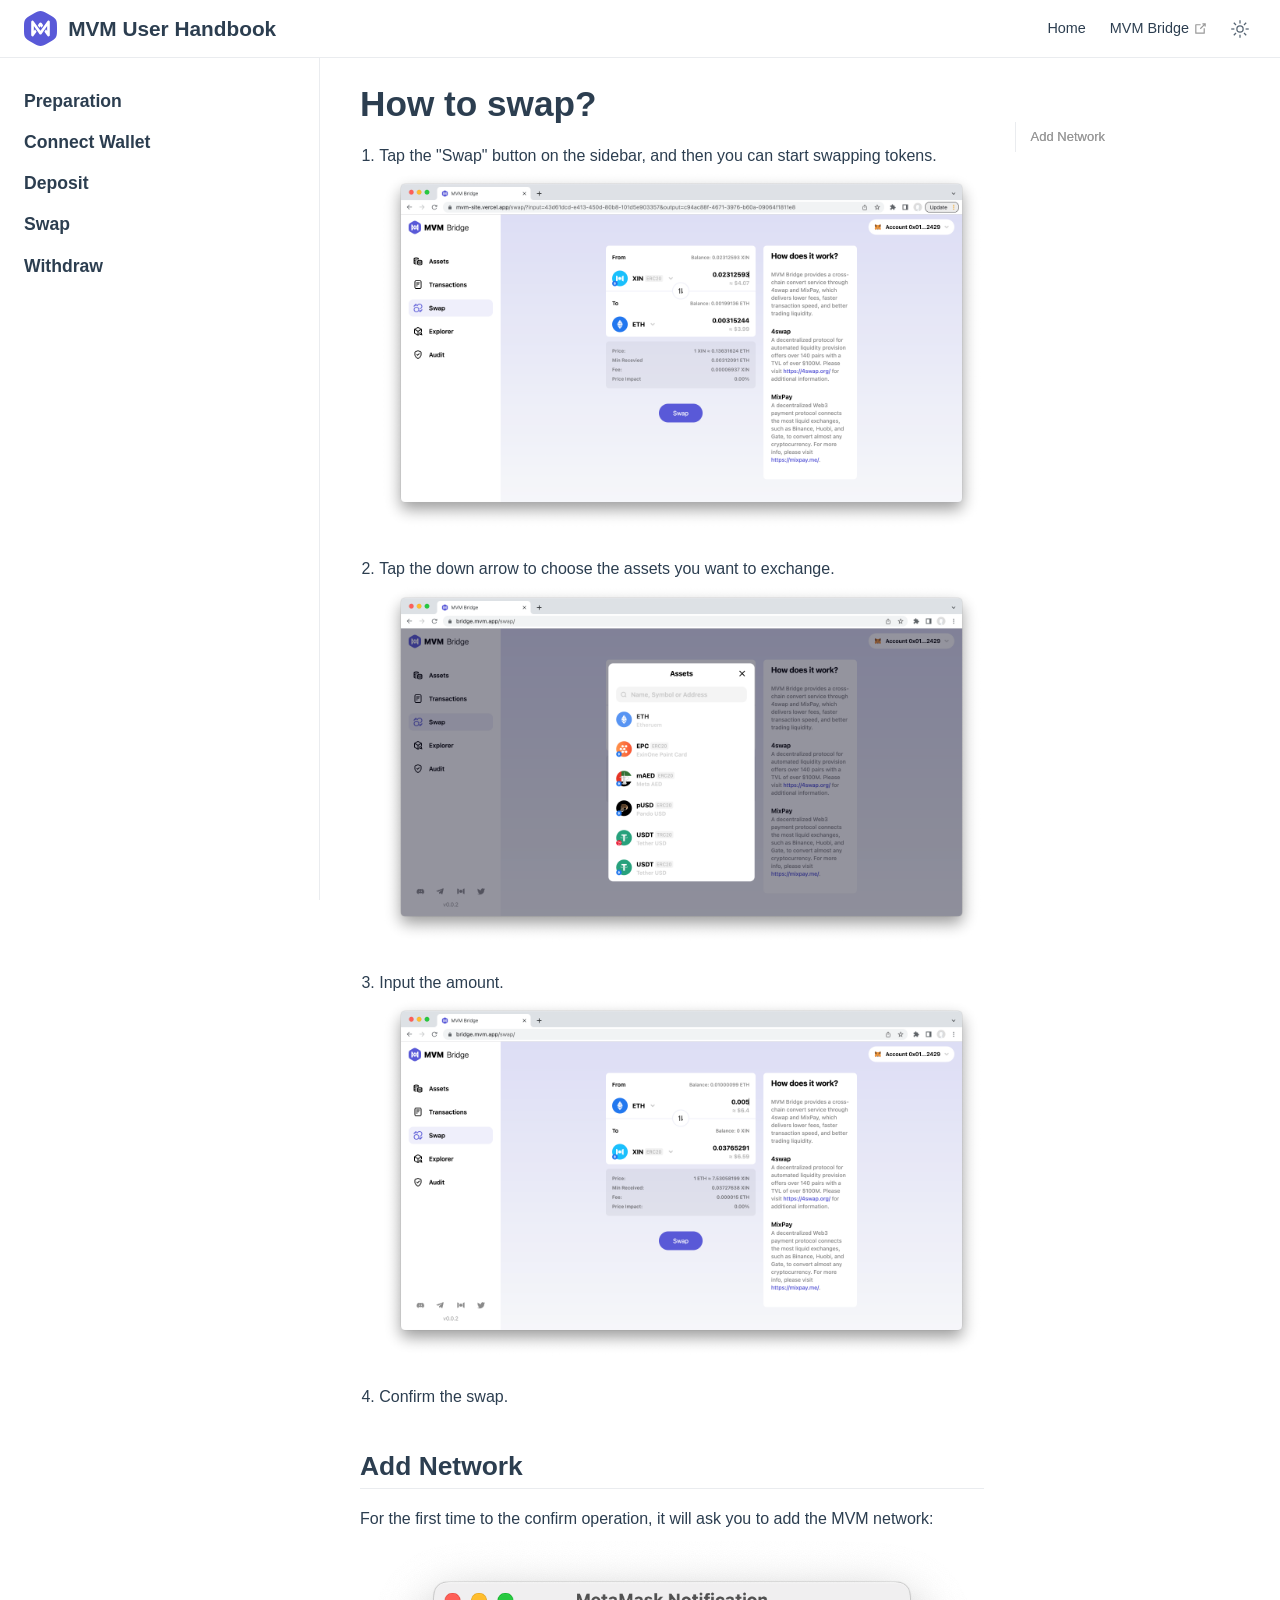
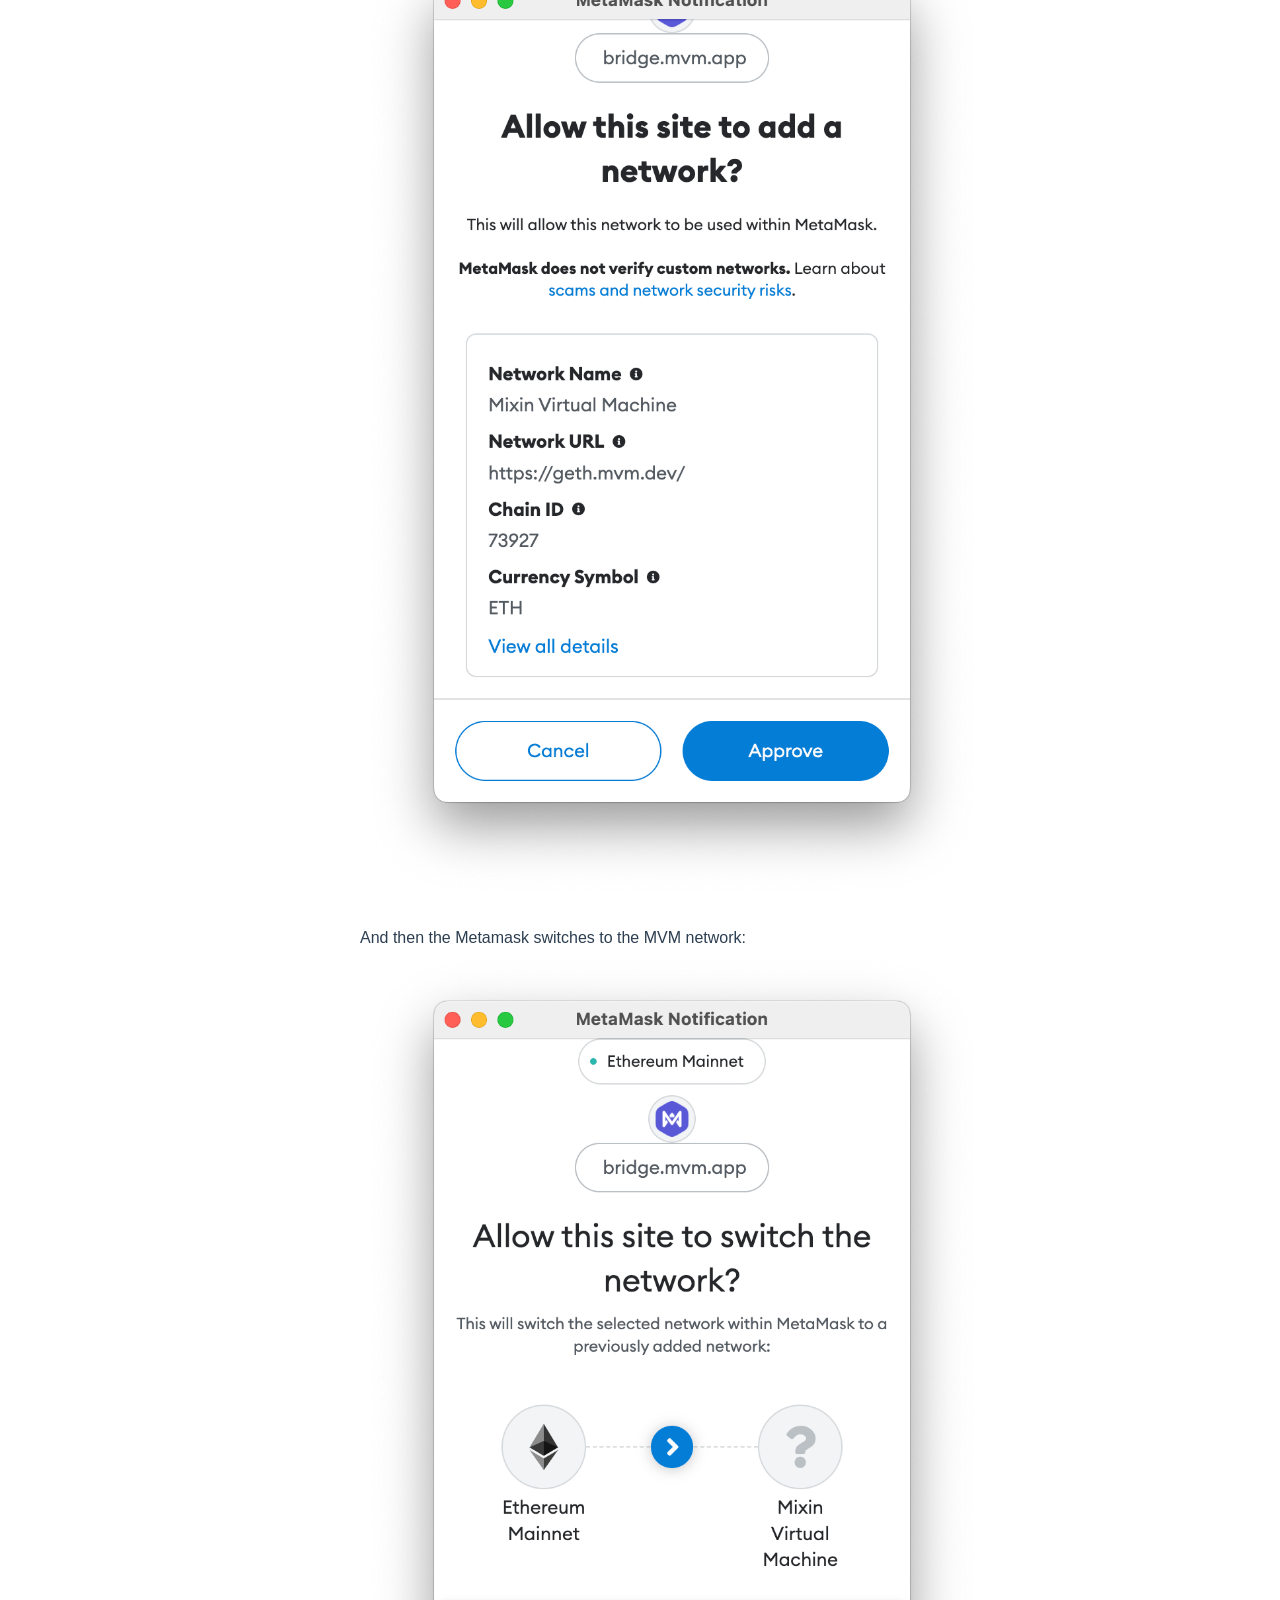
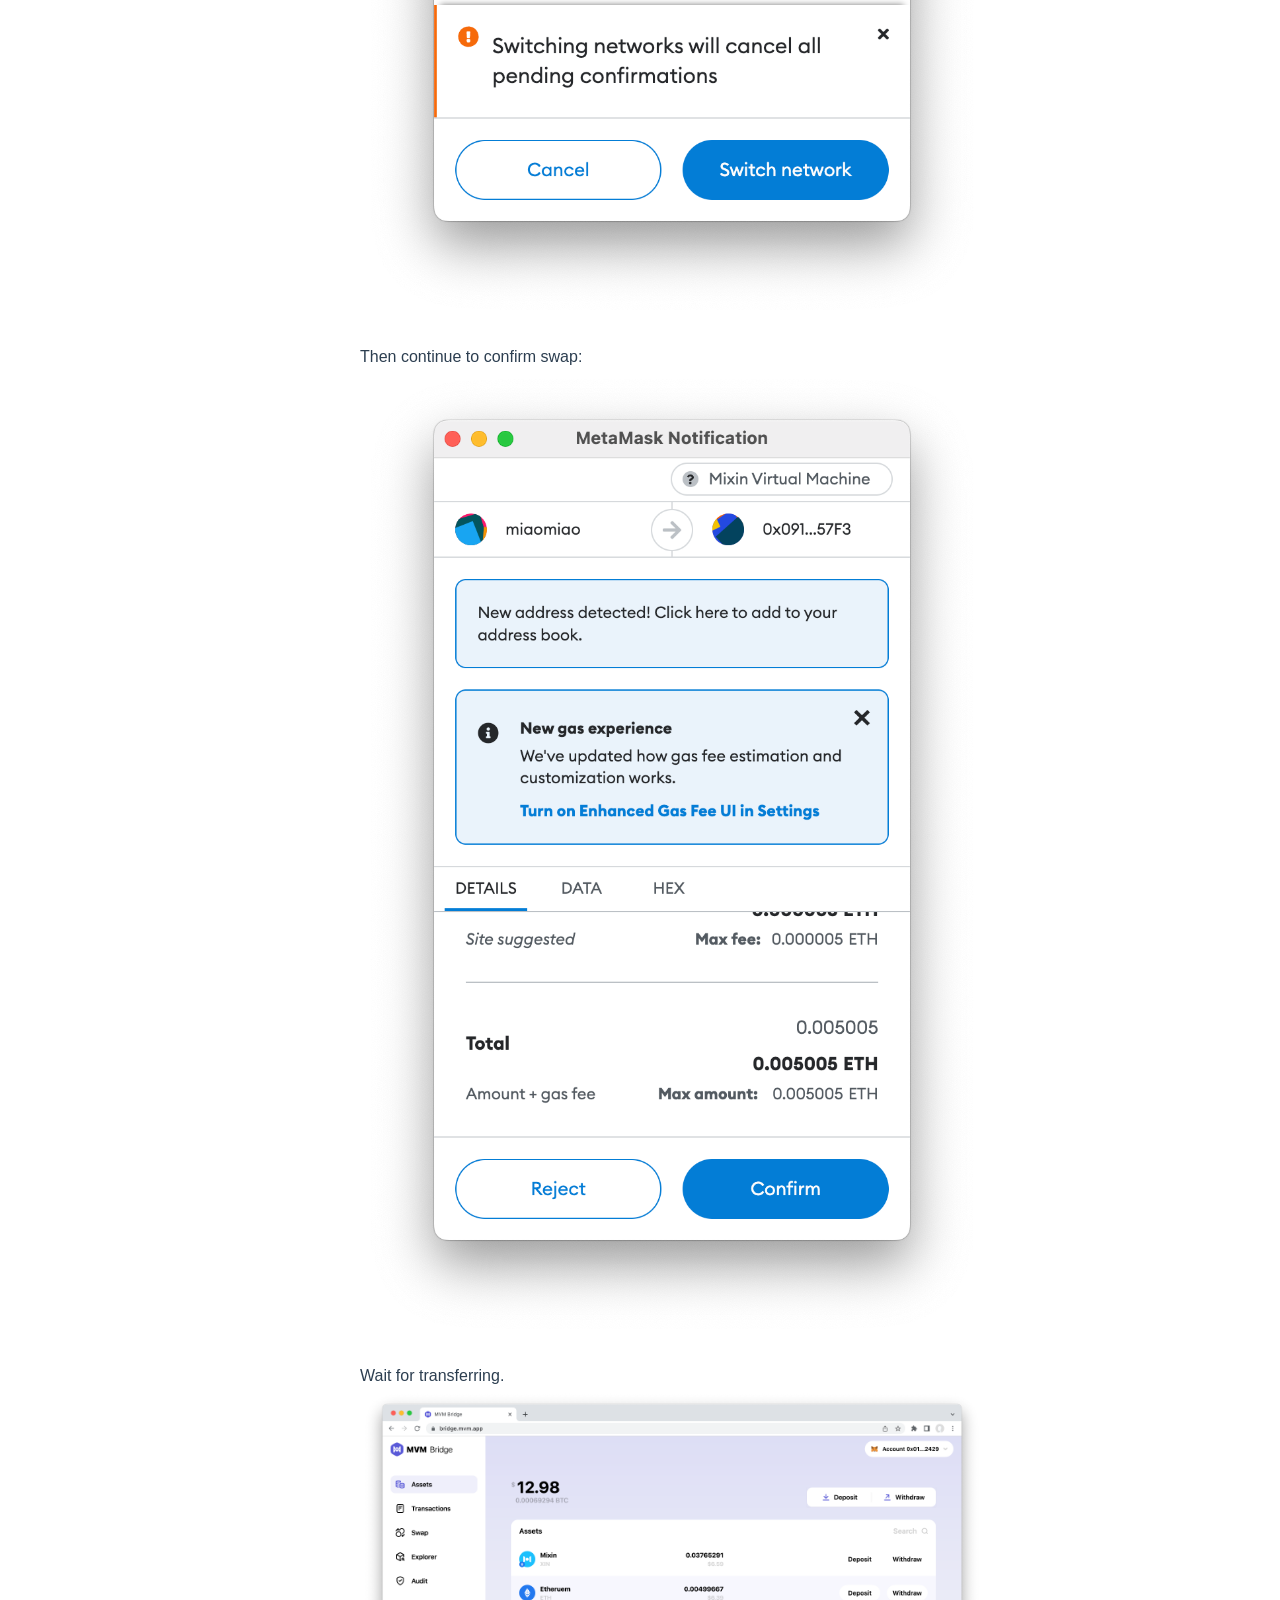
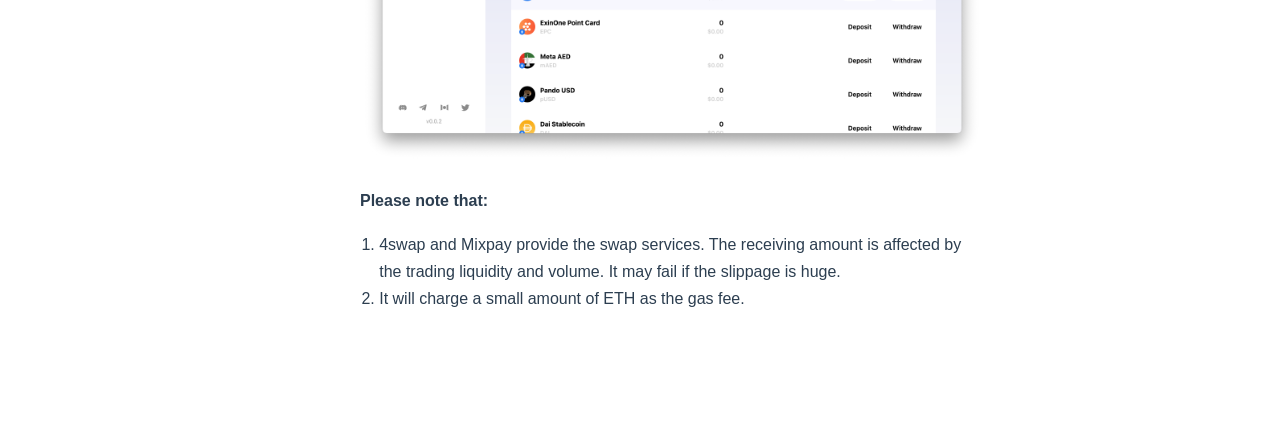
<file: Swap/index.html>
<!DOCTYPE html>
<html lang="en-US">
  <head>
    <meta charset="utf-8">
    <meta name="viewport" content="width=device-width,initial-scale=1">
    <meta name="generator" content="VuePress 2.0.0-beta.51">
    <style>
      :root {
        --c-bg: #fff;
      }
      html.dark {
        --c-bg: #22272e;
      }
      html, body {
        background-color: var(--c-bg);
      }
    </style>
    <script>
      const userMode = localStorage.getItem('vuepress-color-scheme');
			const systemDarkMode = window.matchMedia && window.matchMedia('(prefers-color-scheme: dark)').matches;
			if (userMode === 'dark' || (userMode !== 'light' && systemDarkMode)) {
				document.documentElement.classList.toggle('dark', true);
			}
    </script>
    <link rel="icon" href="/images/favicon.png"><title>How to swap? | MVM User Handbook</title><meta name="description" content="A handbook for users to transfer asset with MVM Bridge">
    <link rel="modulepreload" href="/assets/app.5f829c87.js"><link rel="modulepreload" href="/assets/index.html.742d6a43.js"><link rel="modulepreload" href="/assets/index.html.e1d10186.js"><link rel="prefetch" href="/assets/index.html.4c9b2dee.js"><link rel="prefetch" href="/assets/index.html.1897f640.js"><link rel="prefetch" href="/assets/index.html.dd25c80d.js"><link rel="prefetch" href="/assets/index.html.e15595fa.js"><link rel="prefetch" href="/assets/index.html.a3044a02.js"><link rel="prefetch" href="/assets/404.html.d2dc3323.js"><link rel="prefetch" href="/assets/index.html.9429ac1c.js"><link rel="prefetch" href="/assets/index.html.e0803733.js"><link rel="prefetch" href="/assets/index.html.7255385f.js"><link rel="prefetch" href="/assets/index.html.9a10f6b2.js"><link rel="prefetch" href="/assets/index.html.4bf0f3f6.js"><link rel="prefetch" href="/assets/404.html.60fd0b40.js">
    <link rel="stylesheet" href="/assets/style.7e26cfeb.css">
  </head>
  <body>
    <div id="app"><!--[--><div class="theme-container"><!--[--><header class="navbar"><div class="toggle-sidebar-button" title="toggle sidebar" aria-expanded="false" role="button" tabindex="0"><div class="icon" aria-hidden="true"><span></span><span></span><span></span></div></div><span><a href="/" class=""><img class="logo" src="/images/logo.svg" alt="MVM User Handbook"><span class="site-name can-hide">MVM User Handbook</span></a></span><div class="navbar-items-wrapper" style=""><!--[--><!--]--><nav class="navbar-items can-hide"><!--[--><div class="navbar-item"><a href="/" class="" aria-label="Home"><!--[--><!--]--> Home <!--[--><!--]--></a></div><div class="navbar-item"><a class="external-link" href="https://bridge.mvm.app" rel="noopener noreferrer" target="_blank" aria-label="MVM Bridge"><!--[--><!--]--> MVM Bridge <span><svg class="external-link-icon" xmlns="http://www.w3.org/2000/svg" aria-hidden="true" focusable="false" x="0px" y="0px" viewbox="0 0 100 100" width="15" height="15"><path fill="currentColor" d="M18.8,85.1h56l0,0c2.2,0,4-1.8,4-4v-32h-8v28h-48v-48h28v-8h-32l0,0c-2.2,0-4,1.8-4,4v56C14.8,83.3,16.6,85.1,18.8,85.1z"></path><polygon fill="currentColor" points="45.7,48.7 51.3,54.3 77.2,28.5 77.2,37.2 85.2,37.2 85.2,14.9 62.8,14.9 62.8,22.9 71.5,22.9"></polygon></svg><span class="external-link-icon-sr-only">open in new window</span></span><!--[--><!--]--></a></div><!--]--></nav><!--[--><!--]--><button class="toggle-color-mode-button" title="toggle color mode"><svg style="" class="icon" focusable="false" viewBox="0 0 32 32"><path d="M16 12.005a4 4 0 1 1-4 4a4.005 4.005 0 0 1 4-4m0-2a6 6 0 1 0 6 6a6 6 0 0 0-6-6z" fill="currentColor"></path><path d="M5.394 6.813l1.414-1.415l3.506 3.506L8.9 10.318z" fill="currentColor"></path><path d="M2 15.005h5v2H2z" fill="currentColor"></path><path d="M5.394 25.197L8.9 21.691l1.414 1.415l-3.506 3.505z" fill="currentColor"></path><path d="M15 25.005h2v5h-2z" fill="currentColor"></path><path d="M21.687 23.106l1.414-1.415l3.506 3.506l-1.414 1.414z" fill="currentColor"></path><path d="M25 15.005h5v2h-5z" fill="currentColor"></path><path d="M21.687 8.904l3.506-3.506l1.414 1.415l-3.506 3.505z" fill="currentColor"></path><path d="M15 2.005h2v5h-2z" fill="currentColor"></path></svg><svg style="display:none;" class="icon" focusable="false" viewBox="0 0 32 32"><path d="M13.502 5.414a15.075 15.075 0 0 0 11.594 18.194a11.113 11.113 0 0 1-7.975 3.39c-.138 0-.278.005-.418 0a11.094 11.094 0 0 1-3.2-21.584M14.98 3a1.002 1.002 0 0 0-.175.016a13.096 13.096 0 0 0 1.825 25.981c.164.006.328 0 .49 0a13.072 13.072 0 0 0 10.703-5.555a1.01 1.01 0 0 0-.783-1.565A13.08 13.08 0 0 1 15.89 4.38A1.015 1.015 0 0 0 14.98 3z" fill="currentColor"></path></svg></button><!----></div></header><!--]--><div class="sidebar-mask"></div><!--[--><aside class="sidebar"><nav class="navbar-items"><!--[--><div class="navbar-item"><a href="/" class="" aria-label="Home"><!--[--><!--]--> Home <!--[--><!--]--></a></div><div class="navbar-item"><a class="external-link" href="https://bridge.mvm.app" rel="noopener noreferrer" target="_blank" aria-label="MVM Bridge"><!--[--><!--]--> MVM Bridge <span><svg class="external-link-icon" xmlns="http://www.w3.org/2000/svg" aria-hidden="true" focusable="false" x="0px" y="0px" viewbox="0 0 100 100" width="15" height="15"><path fill="currentColor" d="M18.8,85.1h56l0,0c2.2,0,4-1.8,4-4v-32h-8v28h-48v-48h28v-8h-32l0,0c-2.2,0-4,1.8-4,4v56C14.8,83.3,16.6,85.1,18.8,85.1z"></path><polygon fill="currentColor" points="45.7,48.7 51.3,54.3 77.2,28.5 77.2,37.2 85.2,37.2 85.2,14.9 62.8,14.9 62.8,22.9 71.5,22.9"></polygon></svg><span class="external-link-icon-sr-only">open in new window</span></span><!--[--><!--]--></a></div><!--]--></nav><!--[--><!--]--><ul class="sidebar-items"><!--[--><li><a href="/preparation" class="sidebar-item sidebar-heading" aria-label="Preparation"><!--[--><!--]--> Preparation <!--[--><!--]--></a><!----></li><li><a href="/connectwallet" class="sidebar-item sidebar-heading" aria-label="Connect Wallet"><!--[--><!--]--> Connect Wallet <!--[--><!--]--></a><!----></li><li><a href="/deposit" class="sidebar-item sidebar-heading" aria-label="Deposit"><!--[--><!--]--> Deposit <!--[--><!--]--></a><!----></li><li><a aria-current="page" href="/swap" class="router-link-active router-link-exact-active sidebar-item sidebar-heading" aria-label="Swap"><!--[--><!--]--> Swap <!--[--><!--]--></a><!----></li><li><a href="/withdraw" class="sidebar-item sidebar-heading" aria-label="Withdraw"><!--[--><!--]--> Withdraw <!--[--><!--]--></a><!----></li><!--]--></ul><!--[--><!--]--></aside><!--]--><!--[--><main class="page"><!--[--><!--]--><div class="theme-default-content"><!--[--><!--]--><div><h1 id="how-to-swap" tabindex="-1"><a class="header-anchor" href="#how-to-swap" aria-hidden="true">#</a> How to swap?</h1><ol><li><p>Tap the &quot;Swap&quot; button on the sidebar, and then you can start swapping tokens. <img src="/assets/swap1.b84b9674.png" alt="swap"></p></li><li><p>Tap the down arrow to choose the assets you want to exchange. <img src="/assets/swapchoose.def66858.png" alt="choose asset"></p></li><li><p>Input the amount. <img src="/assets/input.051b9fc7.png" alt="input amount"></p></li><li><p>Confirm the swap.</p></li></ol><h2 id="add-network" tabindex="-1"><a class="header-anchor" href="#add-network" aria-hidden="true">#</a> Add Network</h2><p>For the first time to the confirm operation, it will ask you to add the MVM network: <img src="/assets/addnetwork.289f4293.png" alt="add network"></p><p>And then the Metamask switches to the MVM network: <img src="/assets/switchnetwork.bd3828cb.png" alt="switch network"></p><p>Then continue to confirm swap: <img src="/assets/confirm.9c882144.png" alt="confirm swap"></p><p>Wait for transferring. <img src="/assets/result.be367776.png" alt="result"></p><p><strong>Please note that:</strong></p><ol><li>4swap and Mixpay provide the swap services. The receiving amount is affected by the trading liquidity and volume. It may fail if the slippage is huge.</li><li>It will charge a small amount of ETH as the gas fee.</li></ol></div><!--[--><!--]--></div><footer class="page-meta"><!----><!----><!----></footer><!----><!--[--><!--]--></main><!--]--></div><!----><!--]--></div>
    <script type="module" src="/assets/app.5f829c87.js" defer></script>
  </body>
</html>
</file>
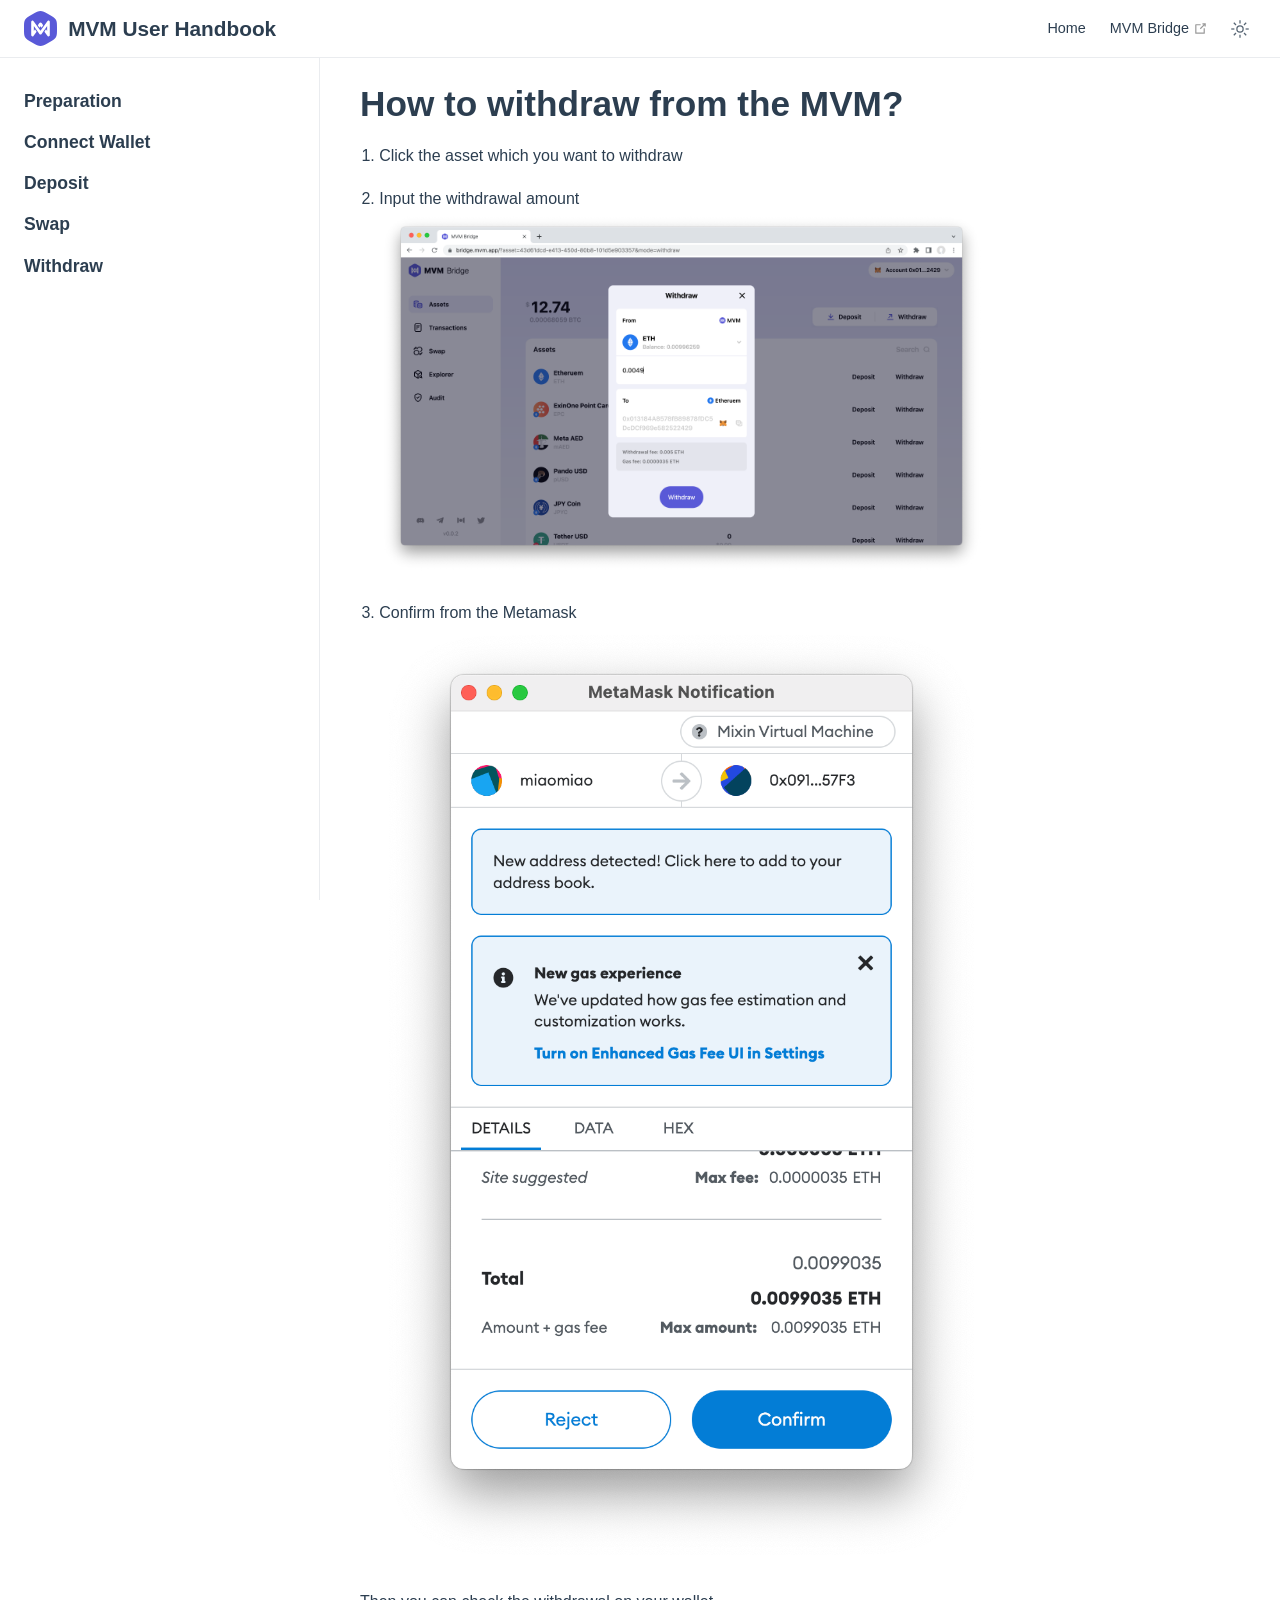
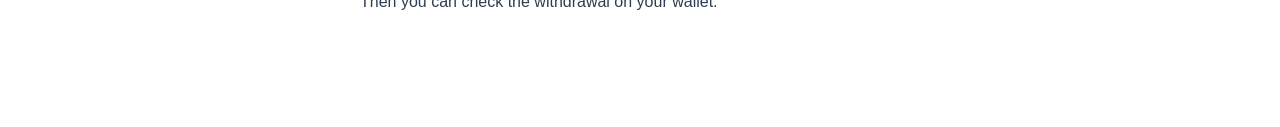
<file: Withdraw/index.html>
<!DOCTYPE html>
<html lang="en-US">
  <head>
    <meta charset="utf-8">
    <meta name="viewport" content="width=device-width,initial-scale=1">
    <meta name="generator" content="VuePress 2.0.0-beta.51">
    <style>
      :root {
        --c-bg: #fff;
      }
      html.dark {
        --c-bg: #22272e;
      }
      html, body {
        background-color: var(--c-bg);
      }
    </style>
    <script>
      const userMode = localStorage.getItem('vuepress-color-scheme');
			const systemDarkMode = window.matchMedia && window.matchMedia('(prefers-color-scheme: dark)').matches;
			if (userMode === 'dark' || (userMode !== 'light' && systemDarkMode)) {
				document.documentElement.classList.toggle('dark', true);
			}
    </script>
    <link rel="icon" href="/images/favicon.png"><title>How to withdraw from the MVM? | MVM User Handbook</title><meta name="description" content="A handbook for users to transfer asset with MVM Bridge">
    <link rel="modulepreload" href="/assets/app.5f829c87.js"><link rel="modulepreload" href="/assets/index.html.4bf0f3f6.js"><link rel="modulepreload" href="/assets/index.html.a3044a02.js"><link rel="prefetch" href="/assets/index.html.4c9b2dee.js"><link rel="prefetch" href="/assets/index.html.1897f640.js"><link rel="prefetch" href="/assets/index.html.dd25c80d.js"><link rel="prefetch" href="/assets/index.html.e15595fa.js"><link rel="prefetch" href="/assets/index.html.e1d10186.js"><link rel="prefetch" href="/assets/404.html.d2dc3323.js"><link rel="prefetch" href="/assets/index.html.9429ac1c.js"><link rel="prefetch" href="/assets/index.html.e0803733.js"><link rel="prefetch" href="/assets/index.html.7255385f.js"><link rel="prefetch" href="/assets/index.html.9a10f6b2.js"><link rel="prefetch" href="/assets/index.html.742d6a43.js"><link rel="prefetch" href="/assets/404.html.60fd0b40.js">
    <link rel="stylesheet" href="/assets/style.7e26cfeb.css">
  </head>
  <body>
    <div id="app"><!--[--><div class="theme-container"><!--[--><header class="navbar"><div class="toggle-sidebar-button" title="toggle sidebar" aria-expanded="false" role="button" tabindex="0"><div class="icon" aria-hidden="true"><span></span><span></span><span></span></div></div><span><a href="/" class=""><img class="logo" src="/images/logo.svg" alt="MVM User Handbook"><span class="site-name can-hide">MVM User Handbook</span></a></span><div class="navbar-items-wrapper" style=""><!--[--><!--]--><nav class="navbar-items can-hide"><!--[--><div class="navbar-item"><a href="/" class="" aria-label="Home"><!--[--><!--]--> Home <!--[--><!--]--></a></div><div class="navbar-item"><a class="external-link" href="https://bridge.mvm.app" rel="noopener noreferrer" target="_blank" aria-label="MVM Bridge"><!--[--><!--]--> MVM Bridge <span><svg class="external-link-icon" xmlns="http://www.w3.org/2000/svg" aria-hidden="true" focusable="false" x="0px" y="0px" viewbox="0 0 100 100" width="15" height="15"><path fill="currentColor" d="M18.8,85.1h56l0,0c2.2,0,4-1.8,4-4v-32h-8v28h-48v-48h28v-8h-32l0,0c-2.2,0-4,1.8-4,4v56C14.8,83.3,16.6,85.1,18.8,85.1z"></path><polygon fill="currentColor" points="45.7,48.7 51.3,54.3 77.2,28.5 77.2,37.2 85.2,37.2 85.2,14.9 62.8,14.9 62.8,22.9 71.5,22.9"></polygon></svg><span class="external-link-icon-sr-only">open in new window</span></span><!--[--><!--]--></a></div><!--]--></nav><!--[--><!--]--><button class="toggle-color-mode-button" title="toggle color mode"><svg style="" class="icon" focusable="false" viewBox="0 0 32 32"><path d="M16 12.005a4 4 0 1 1-4 4a4.005 4.005 0 0 1 4-4m0-2a6 6 0 1 0 6 6a6 6 0 0 0-6-6z" fill="currentColor"></path><path d="M5.394 6.813l1.414-1.415l3.506 3.506L8.9 10.318z" fill="currentColor"></path><path d="M2 15.005h5v2H2z" fill="currentColor"></path><path d="M5.394 25.197L8.9 21.691l1.414 1.415l-3.506 3.505z" fill="currentColor"></path><path d="M15 25.005h2v5h-2z" fill="currentColor"></path><path d="M21.687 23.106l1.414-1.415l3.506 3.506l-1.414 1.414z" fill="currentColor"></path><path d="M25 15.005h5v2h-5z" fill="currentColor"></path><path d="M21.687 8.904l3.506-3.506l1.414 1.415l-3.506 3.505z" fill="currentColor"></path><path d="M15 2.005h2v5h-2z" fill="currentColor"></path></svg><svg style="display:none;" class="icon" focusable="false" viewBox="0 0 32 32"><path d="M13.502 5.414a15.075 15.075 0 0 0 11.594 18.194a11.113 11.113 0 0 1-7.975 3.39c-.138 0-.278.005-.418 0a11.094 11.094 0 0 1-3.2-21.584M14.98 3a1.002 1.002 0 0 0-.175.016a13.096 13.096 0 0 0 1.825 25.981c.164.006.328 0 .49 0a13.072 13.072 0 0 0 10.703-5.555a1.01 1.01 0 0 0-.783-1.565A13.08 13.08 0 0 1 15.89 4.38A1.015 1.015 0 0 0 14.98 3z" fill="currentColor"></path></svg></button><!----></div></header><!--]--><div class="sidebar-mask"></div><!--[--><aside class="sidebar"><nav class="navbar-items"><!--[--><div class="navbar-item"><a href="/" class="" aria-label="Home"><!--[--><!--]--> Home <!--[--><!--]--></a></div><div class="navbar-item"><a class="external-link" href="https://bridge.mvm.app" rel="noopener noreferrer" target="_blank" aria-label="MVM Bridge"><!--[--><!--]--> MVM Bridge <span><svg class="external-link-icon" xmlns="http://www.w3.org/2000/svg" aria-hidden="true" focusable="false" x="0px" y="0px" viewbox="0 0 100 100" width="15" height="15"><path fill="currentColor" d="M18.8,85.1h56l0,0c2.2,0,4-1.8,4-4v-32h-8v28h-48v-48h28v-8h-32l0,0c-2.2,0-4,1.8-4,4v56C14.8,83.3,16.6,85.1,18.8,85.1z"></path><polygon fill="currentColor" points="45.7,48.7 51.3,54.3 77.2,28.5 77.2,37.2 85.2,37.2 85.2,14.9 62.8,14.9 62.8,22.9 71.5,22.9"></polygon></svg><span class="external-link-icon-sr-only">open in new window</span></span><!--[--><!--]--></a></div><!--]--></nav><!--[--><!--]--><ul class="sidebar-items"><!--[--><li><a href="/preparation" class="sidebar-item sidebar-heading" aria-label="Preparation"><!--[--><!--]--> Preparation <!--[--><!--]--></a><!----></li><li><a href="/connectwallet" class="sidebar-item sidebar-heading" aria-label="Connect Wallet"><!--[--><!--]--> Connect Wallet <!--[--><!--]--></a><!----></li><li><a href="/deposit" class="sidebar-item sidebar-heading" aria-label="Deposit"><!--[--><!--]--> Deposit <!--[--><!--]--></a><!----></li><li><a href="/swap" class="sidebar-item sidebar-heading" aria-label="Swap"><!--[--><!--]--> Swap <!--[--><!--]--></a><!----></li><li><a aria-current="page" href="/withdraw" class="router-link-active router-link-exact-active sidebar-item sidebar-heading" aria-label="Withdraw"><!--[--><!--]--> Withdraw <!--[--><!--]--></a><!----></li><!--]--></ul><!--[--><!--]--></aside><!--]--><!--[--><main class="page"><!--[--><!--]--><div class="theme-default-content"><!--[--><!--]--><div><h1 id="how-to-withdraw-from-the-mvm" tabindex="-1"><a class="header-anchor" href="#how-to-withdraw-from-the-mvm" aria-hidden="true">#</a> How to withdraw from the MVM?</h1><ol><li><p>Click the asset which you want to withdraw</p></li><li><p>Input the withdrawal amount <img src="/assets/withdraw.4f2a1c1a.png" alt="withdraw"></p></li><li><p>Confirm from the Metamask <img src="/assets/withdrawconfirm.75676e29.png" alt="withdraw_confirm"></p></li></ol><p>Then you can check the withdrawal on your wallet.</p></div><!--[--><!--]--></div><footer class="page-meta"><!----><!----><!----></footer><!----><!--[--><!--]--></main><!--]--></div><!----><!--]--></div>
    <script type="module" src="/assets/app.5f829c87.js" defer></script>
  </body>
</html>
</file>
<file: assets/style.7e26cfeb.css>
:root{--back-to-top-z-index: 5;--back-to-top-color: #3eaf7c;--back-to-top-color-hover: #71cda3}.back-to-top{cursor:pointer;position:fixed;bottom:2rem;right:2.5rem;width:2rem;height:1.2rem;background-color:var(--back-to-top-color);-webkit-mask:url(/assets/back-to-top.8efcbe56.svg) no-repeat;mask:url(/assets/back-to-top.8efcbe56.svg) no-repeat;z-index:var(--back-to-top-z-index)}.back-to-top:hover{background-color:var(--back-to-top-color-hover)}@media (max-width: 959px){.back-to-top{display:none}}.back-to-top-enter-active,.back-to-top-leave-active{transition:opacity .3s}.back-to-top-enter-from,.back-to-top-leave-to{opacity:0}:root{--external-link-icon-color: #aaa}.external-link-icon{position:relative;display:inline-block;color:var(--external-link-icon-color);vertical-align:middle;top:-1px}.external-link-icon-sr-only{position:absolute;width:1px;height:1px;padding:0;margin:-1px;overflow:hidden;clip:rect(0,0,0,0);white-space:nowrap;border-width:0;-webkit-user-select:none;-moz-user-select:none;user-select:none}:root{--medium-zoom-z-index: 100;--medium-zoom-bg-color: #ffffff;--medium-zoom-opacity: 1}.medium-zoom-overlay{background-color:var(--medium-zoom-bg-color)!important;z-index:var(--medium-zoom-z-index)}.medium-zoom-overlay~img{z-index:calc(var(--medium-zoom-z-index) + 1)}.medium-zoom--opened .medium-zoom-overlay{opacity:var(--medium-zoom-opacity)}:root{--nprogress-color: #29d;--nprogress-z-index: 1031}#nprogress{pointer-events:none}#nprogress .bar{background:var(--nprogress-color);position:fixed;z-index:var(--nprogress-z-index);top:0;left:0;width:100%;height:2px}:root{--c-brand: #3eaf7c;--c-brand-light: #4abf8a;--c-bg: #ffffff;--c-bg-light: #f3f4f5;--c-bg-lighter: #eeeeee;--c-bg-navbar: var(--c-bg);--c-bg-sidebar: var(--c-bg);--c-bg-arrow: #cccccc;--c-text: #2c3e50;--c-text-accent: var(--c-brand);--c-text-light: #3a5169;--c-text-lighter: #4e6e8e;--c-text-lightest: #6a8bad;--c-text-quote: #999999;--c-border: #eaecef;--c-border-dark: #dfe2e5;--c-tip: #42b983;--c-tip-bg: var(--c-bg-light);--c-tip-title: var(--c-text);--c-tip-text: var(--c-text);--c-tip-text-accent: var(--c-text-accent);--c-warning: #e7c000;--c-warning-bg: #fffae3;--c-warning-title: #ad9000;--c-warning-text: #746000;--c-warning-text-accent: var(--c-text);--c-danger: #cc0000;--c-danger-bg: #ffe0e0;--c-danger-title: #990000;--c-danger-text: #660000;--c-danger-text-accent: var(--c-text);--c-details-bg: #eeeeee;--c-badge-tip: var(--c-tip);--c-badge-warning: var(--c-warning);--c-badge-danger: var(--c-danger);--t-color: .3s ease;--t-transform: .3s ease;--code-bg-color: #282c34;--code-hl-bg-color: rgba(0, 0, 0, .66);--code-ln-color: #9e9e9e;--code-ln-wrapper-width: 3.5rem;--font-family: -apple-system, BlinkMacSystemFont, "Segoe UI", Roboto, Oxygen, Ubuntu, Cantarell, "Fira Sans", "Droid Sans", "Helvetica Neue", sans-serif;--font-family-code: Consolas, Monaco, "Andale Mono", "Ubuntu Mono", monospace;--navbar-height: 3.6rem;--navbar-padding-v: .7rem;--navbar-padding-h: 1.5rem;--sidebar-width: 20rem;--sidebar-width-mobile: calc(var(--sidebar-width) * .82);--content-width: 740px;--homepage-width: 960px}.back-to-top{--back-to-top-color: var(--c-brand);--back-to-top-color-hover: var(--c-brand-light)}.DocSearch{--docsearch-primary-color: var(--c-brand);--docsearch-text-color: var(--c-text);--docsearch-highlight-color: var(--c-brand);--docsearch-muted-color: var(--c-text-quote);--docsearch-container-background: rgba(9, 10, 17, .8);--docsearch-modal-background: var(--c-bg-light);--docsearch-searchbox-background: var(--c-bg-lighter);--docsearch-searchbox-focus-background: var(--c-bg);--docsearch-searchbox-shadow: inset 0 0 0 2px var(--c-brand);--docsearch-hit-color: var(--c-text-light);--docsearch-hit-active-color: var(--c-bg);--docsearch-hit-background: var(--c-bg);--docsearch-hit-shadow: 0 1px 3px 0 var(--c-border-dark);--docsearch-footer-background: var(--c-bg)}.external-link-icon{--external-link-icon-color: var(--c-text-quote)}.medium-zoom-overlay{--medium-zoom-bg-color: var(--c-bg)}#nprogress{--nprogress-color: var(--c-brand)}.pwa-popup{--pwa-popup-text-color: var(--c-text);--pwa-popup-bg-color: var(--c-bg);--pwa-popup-border-color: var(--c-brand);--pwa-popup-shadow: 0 4px 16px var(--c-brand);--pwa-popup-btn-text-color: var(--c-bg);--pwa-popup-btn-bg-color: var(--c-brand);--pwa-popup-btn-hover-bg-color: var(--c-brand-light)}.search-box{--search-bg-color: var(--c-bg);--search-accent-color: var(--c-brand);--search-text-color: var(--c-text);--search-border-color: var(--c-border);--search-item-text-color: var(--c-text-lighter);--search-item-focus-bg-color: var(--c-bg-light)}html.dark{--c-brand: #3aa675;--c-brand-light: #349469;--c-bg: #22272e;--c-bg-light: #2b313a;--c-bg-lighter: #262c34;--c-text: #adbac7;--c-text-light: #96a7b7;--c-text-lighter: #8b9eb0;--c-text-lightest: #8094a8;--c-border: #3e4c5a;--c-border-dark: #34404c;--c-tip: #318a62;--c-warning: #ceab00;--c-warning-bg: #7e755b;--c-warning-title: #ceac03;--c-warning-text: #362e00;--c-danger: #940000;--c-danger-bg: #806161;--c-danger-title: #610000;--c-danger-text: #3a0000;--c-details-bg: #323843;--code-hl-bg-color: #363b46}html.dark .DocSearch{--docsearch-logo-color: var(--c-text);--docsearch-modal-shadow: inset 1px 1px 0 0 #2c2e40, 0 3px 8px 0 #000309;--docsearch-key-shadow: inset 0 -2px 0 0 #282d55, inset 0 0 1px 1px #51577d, 0 2px 2px 0 rgba(3, 4, 9, .3);--docsearch-key-gradient: linear-gradient(-225deg, #444950, #1c1e21);--docsearch-footer-shadow: inset 0 1px 0 0 rgba(73, 76, 106, .5), 0 -4px 8px 0 rgba(0, 0, 0, .2)}html,body{padding:0;margin:0;background-color:var(--c-bg);transition:background-color var(--t-color)}html.dark{color-scheme:dark}html{font-size:16px}body{font-family:var(--font-family);-webkit-font-smoothing:antialiased;-moz-osx-font-smoothing:grayscale;font-size:1rem;color:var(--c-text)}a{font-weight:500;color:var(--c-text-accent);text-decoration:none;overflow-wrap:break-word}p a code{font-weight:400;color:var(--c-text-accent)}kbd{font-family:var(--font-family-code);color:var(--c-text);background:var(--c-bg-lighter);border:solid .15rem var(--c-border-dark);border-bottom:solid .25rem var(--c-border-dark);border-radius:.15rem;padding:0 .15em}code{font-family:var(--font-family-code);color:var(--c-text-lighter);padding:.25rem .5rem;margin:0;font-size:.85em;background-color:var(--c-bg-lighter);border-radius:3px;overflow-wrap:break-word;transition:background-color var(--t-color)}blockquote{font-size:1rem;color:var(--c-text-quote);border-left:.2rem solid var(--c-border-dark);margin:1rem 0;padding:.25rem 0 .25rem 1rem}blockquote>p{margin:0}ul,ol{padding-left:1.2em}strong{font-weight:600}h1,h2,h3,h4,h5,h6{font-weight:600;line-height:1.25}h1:focus-visible,h2:focus-visible,h3:focus-visible,h4:focus-visible,h5:focus-visible,h6:focus-visible{outline:none}h1:hover .header-anchor,h2:hover .header-anchor,h3:hover .header-anchor,h4:hover .header-anchor,h5:hover .header-anchor,h6:hover .header-anchor{opacity:1}h1{font-size:2.2rem}h2{font-size:1.65rem;padding-bottom:.3rem;border-bottom:1px solid var(--c-border);transition:border-color var(--t-color)}h3{font-size:1.35rem}h4{font-size:1.15rem}h5{font-size:1.05rem}h6{font-size:1rem}a.header-anchor{font-size:.85em;float:left;margin-left:-.87em;padding-right:.23em;margin-top:.125em;opacity:0;-webkit-user-select:none;-moz-user-select:none;user-select:none}a.header-anchor:hover{text-decoration:none}a.header-anchor:focus-visible{opacity:1}p,ul,ol{line-height:1.7}hr{border:0;border-top:1px solid var(--c-border)}table{border-collapse:collapse;margin:1rem 0;display:block;overflow-x:auto;transition:border-color var(--t-color)}tr{border-top:1px solid var(--c-border-dark);transition:border-color var(--t-color)}tr:nth-child(2n){background-color:var(--c-bg-light);transition:background-color var(--t-color)}th,td{padding:.6em 1em;border:1px solid var(--c-border-dark);transition:border-color var(--t-color)}.arrow{display:inline-block;width:0;height:0}.arrow.up{border-left:4px solid transparent;border-right:4px solid transparent;border-bottom:6px solid var(--c-bg-arrow)}.arrow.down{border-left:4px solid transparent;border-right:4px solid transparent;border-top:6px solid var(--c-bg-arrow)}.arrow.right{border-top:4px solid transparent;border-bottom:4px solid transparent;border-left:6px solid var(--c-bg-arrow)}.arrow.left{border-top:4px solid transparent;border-bottom:4px solid transparent;border-right:6px solid var(--c-bg-arrow)}.badge{display:inline-block;font-size:14px;height:18px;line-height:18px;border-radius:3px;padding:0 6px;color:var(--c-bg);vertical-align:top;transition:color var(--t-color),background-color var(--t-color)}.badge.tip{background-color:var(--c-badge-tip)}.badge.warning{background-color:var(--c-badge-warning)}.badge.danger{background-color:var(--c-badge-danger)}.badge+.badge{margin-left:5px}code[class*=language-],pre[class*=language-]{color:#ccc;background:none;font-family:var(--font-family-code);font-size:1em;text-align:left;white-space:pre;word-spacing:normal;word-break:normal;word-wrap:normal;line-height:1.5;-moz-tab-size:4;-o-tab-size:4;tab-size:4;-webkit-hyphens:none;hyphens:none}pre[class*=language-]{padding:1em;margin:.5em 0;overflow:auto}:not(pre)>code[class*=language-],pre[class*=language-]{background:#2d2d2d}:not(pre)>code[class*=language-]{padding:.1em;border-radius:.3em;white-space:normal}.token.comment,.token.block-comment,.token.prolog,.token.doctype,.token.cdata{color:#999}.token.punctuation{color:#ccc}.token.tag,.token.attr-name,.token.namespace,.token.deleted{color:#ec5975}.token.function-name{color:#6196cc}.token.boolean,.token.number,.token.function{color:#f08d49}.token.property,.token.class-name,.token.constant,.token.symbol{color:#f8c555}.token.selector,.token.important,.token.atrule,.token.keyword,.token.builtin{color:#cc99cd}.token.string,.token.char,.token.attr-value,.token.regex,.token.variable{color:#7ec699}.token.operator,.token.entity,.token.url{color:#67cdcc}.token.important,.token.bold{font-weight:700}.token.italic{font-style:italic}.token.entity{cursor:help}.token.inserted{color:#3eaf7c}.theme-default-content pre,.theme-default-content pre[class*=language-]{line-height:1.4;padding:1.3rem 1.5rem;margin:.85rem 0;border-radius:6px;overflow:auto}.theme-default-content pre code,.theme-default-content pre[class*=language-] code{color:#fff;padding:0;background-color:transparent;border-radius:0;overflow-wrap:unset;-webkit-font-smoothing:auto;-moz-osx-font-smoothing:auto}.theme-default-content .line-number{font-family:var(--font-family-code)}div[class*=language-]{position:relative;background-color:var(--code-bg-color);border-radius:6px}div[class*=language-]:before{position:absolute;z-index:3;top:.8em;right:1em;font-size:.75rem;color:var(--code-ln-color)}div[class*=language-] pre,div[class*=language-] pre[class*=language-]{background:transparent!important;position:relative;z-index:1}div[class*=language-] .highlight-lines{-webkit-user-select:none;-moz-user-select:none;user-select:none;padding-top:1.3rem;position:absolute;top:0;left:0;width:100%;line-height:1.4}div[class*=language-] .highlight-lines .highlight-line{background-color:var(--code-hl-bg-color)}div[class*=language-]:not(.line-numbers-mode) .line-numbers{display:none}div[class*=language-].line-numbers-mode .highlight-lines .highlight-line{position:relative}div[class*=language-].line-numbers-mode .highlight-lines .highlight-line:before{content:" ";position:absolute;z-index:2;left:0;top:0;display:block;width:var(--code-ln-wrapper-width);height:100%}div[class*=language-].line-numbers-mode pre{margin-left:var(--code-ln-wrapper-width);padding-left:1rem;vertical-align:middle}div[class*=language-].line-numbers-mode .line-numbers{position:absolute;top:0;width:var(--code-ln-wrapper-width);text-align:center;color:var(--code-ln-color);padding-top:1.25rem;line-height:1.4;counter-reset:line-number}div[class*=language-].line-numbers-mode .line-numbers .line-number{position:relative;z-index:3;-webkit-user-select:none;-moz-user-select:none;user-select:none;height:1.4em}div[class*=language-].line-numbers-mode .line-numbers .line-number:before{counter-increment:line-number;content:counter(line-number);font-size:.85em}div[class*=language-].line-numbers-mode:after{content:"";position:absolute;top:0;left:0;width:var(--code-ln-wrapper-width);height:100%;border-radius:6px 0 0 6px;border-right:1px solid var(--code-hl-bg-color)}div[class*=language-].ext-c:before{content:"c"}div[class*=language-].ext-cpp:before{content:"cpp"}div[class*=language-].ext-cs:before{content:"cs"}div[class*=language-].ext-css:before{content:"css"}div[class*=language-].ext-dart:before{content:"dart"}div[class*=language-].ext-docker:before{content:"docker"}div[class*=language-].ext-fs:before{content:"fs"}div[class*=language-].ext-go:before{content:"go"}div[class*=language-].ext-html:before{content:"html"}div[class*=language-].ext-java:before{content:"java"}div[class*=language-].ext-js:before{content:"js"}div[class*=language-].ext-json:before{content:"json"}div[class*=language-].ext-kt:before{content:"kt"}div[class*=language-].ext-less:before{content:"less"}div[class*=language-].ext-makefile:before{content:"makefile"}div[class*=language-].ext-md:before{content:"md"}div[class*=language-].ext-php:before{content:"php"}div[class*=language-].ext-py:before{content:"py"}div[class*=language-].ext-rb:before{content:"rb"}div[class*=language-].ext-rs:before{content:"rs"}div[class*=language-].ext-sass:before{content:"sass"}div[class*=language-].ext-scss:before{content:"scss"}div[class*=language-].ext-sh:before{content:"sh"}div[class*=language-].ext-styl:before{content:"styl"}div[class*=language-].ext-ts:before{content:"ts"}div[class*=language-].ext-toml:before{content:"toml"}div[class*=language-].ext-vue:before{content:"vue"}div[class*=language-].ext-yml:before{content:"yml"}@media (max-width: 419px){.theme-default-content div[class*=language-]{margin:.85rem -1.5rem;border-radius:0}}.code-group__nav{margin-top:.85rem;margin-bottom:calc(-1.7rem - 6px);padding-bottom:calc(1.7rem - 6px);padding-left:10px;padding-top:10px;border-top-left-radius:6px;border-top-right-radius:6px;background-color:var(--code-bg-color)}.code-group__ul{margin:auto 0;padding-left:0;display:inline-flex;list-style:none}.code-group__nav-tab{border:0;padding:5px;cursor:pointer;background-color:transparent;font-size:.85em;line-height:1.4;color:#ffffffe6;font-weight:600}.code-group__nav-tab:focus{outline:none}.code-group__nav-tab:focus-visible{outline:1px solid rgba(255,255,255,.9)}.code-group__nav-tab-active{border-bottom:var(--c-brand) 1px solid}@media (max-width: 419px){.code-group__nav{margin-left:-1.5rem;margin-right:-1.5rem;border-radius:0}}.code-group-item{display:none}.code-group-item__active{display:block}.code-group-item>pre{background-color:orange}.custom-container{transition:color var(--t-color),border-color var(--t-color),background-color var(--t-color)}.custom-container .custom-container-title{font-weight:600}.custom-container .custom-container-title:not(:only-child){margin-bottom:-.4rem}.custom-container.tip,.custom-container.warning,.custom-container.danger{padding:.1rem 1.5rem;border-left-width:.5rem;border-left-style:solid;margin:1rem 0}.custom-container.tip{border-color:var(--c-tip);background-color:var(--c-tip-bg);color:var(--c-tip-text)}.custom-container.tip .custom-container-title{color:var(--c-tip-title)}.custom-container.tip a{color:var(--c-tip-text-accent)}.custom-container.warning{border-color:var(--c-warning);background-color:var(--c-warning-bg);color:var(--c-warning-text)}.custom-container.warning .custom-container-title{color:var(--c-warning-title)}.custom-container.warning a{color:var(--c-warning-text-accent)}.custom-container.danger{border-color:var(--c-danger);background-color:var(--c-danger-bg);color:var(--c-danger-text)}.custom-container.danger .custom-container-title{color:var(--c-danger-title)}.custom-container.danger a{color:var(--c-danger-text-accent)}.custom-container.details{display:block;position:relative;border-radius:2px;margin:1.6em 0;padding:1.6em;background-color:var(--c-details-bg)}.custom-container.details h4{margin-top:0}.custom-container.details figure:last-child,.custom-container.details p:last-child{margin-bottom:0;padding-bottom:0}.custom-container.details summary{outline:none;cursor:pointer}.home{padding:var(--navbar-height) 2rem 0;max-width:var(--homepage-width);margin:0 auto;display:block}.home .hero{text-align:center}.home .hero img{max-width:100%;max-height:280px;display:block;margin:3rem auto 1.5rem}.home .hero h1{font-size:3rem}.home .hero h1,.home .hero .description,.home .hero .actions{margin:1.8rem auto}.home .hero .actions{display:flex;flex-wrap:wrap;gap:1rem;justify-content:center}.home .hero .description{max-width:35rem;font-size:1.6rem;line-height:1.3;color:var(--c-text-lightest)}.home .hero .action-button{display:inline-block;font-size:1.2rem;padding:.8rem 1.6rem;border-width:2px;border-style:solid;border-radius:4px;transition:background-color var(--t-color);box-sizing:border-box}.home .hero .action-button.primary{color:var(--c-bg);background-color:var(--c-brand);border-color:var(--c-brand)}.home .hero .action-button.primary:hover{background-color:var(--c-brand-light)}.home .hero .action-button.secondary{color:var(--c-brand);background-color:var(--c-bg);border-color:var(--c-brand)}.home .hero .action-button.secondary:hover{color:var(--c-bg);background-color:var(--c-brand-light)}.home .features{border-top:1px solid var(--c-border);transition:border-color var(--t-color);padding:1.2rem 0;margin-top:2.5rem;display:flex;flex-wrap:wrap;align-items:flex-start;align-content:stretch;justify-content:space-between}.home .feature{flex-grow:1;flex-basis:30%;max-width:30%}.home .feature h2{font-size:1.4rem;font-weight:500;border-bottom:none;padding-bottom:0;color:var(--c-text-light)}.home .feature p{color:var(--c-text-lighter)}.home .theme-default-content{padding:0;margin:0}.home .footer{padding:2.5rem;border-top:1px solid var(--c-border);text-align:center;color:var(--c-text-lighter);transition:border-color var(--t-color)}@media (max-width: 719px){.home .features{flex-direction:column}.home .feature{max-width:100%;padding:0 2.5rem}}@media (max-width: 419px){.home{padding-left:1.5rem;padding-right:1.5rem}.home .hero img{max-height:210px;margin:2rem auto 1.2rem}.home .hero h1{font-size:2rem}.home .hero h1,.home .hero .description,.home .hero .actions{margin:1.2rem auto}.home .hero .description{font-size:1.2rem}.home .hero .action-button{font-size:1rem;padding:.6rem 1.2rem}.home .feature h2{font-size:1.25rem}}.page{padding-top:var(--navbar-height);padding-left:var(--sidebar-width)}.navbar{position:fixed;z-index:20;top:0;left:0;right:0;height:var(--navbar-height);box-sizing:border-box;border-bottom:1px solid var(--c-border);background-color:var(--c-bg-navbar);transition:background-color var(--t-color),border-color var(--t-color)}.sidebar{font-size:16px;width:var(--sidebar-width);position:fixed;z-index:10;margin:0;top:var(--navbar-height);left:0;bottom:0;box-sizing:border-box;border-right:1px solid var(--c-border);overflow-y:auto;scrollbar-width:thin;scrollbar-color:var(--c-brand) var(--c-border);background-color:var(--c-bg-sidebar);transition:transform var(--t-transform),background-color var(--t-color),border-color var(--t-color)}.sidebar::-webkit-scrollbar{width:7px}.sidebar::-webkit-scrollbar-track{background-color:var(--c-border)}.sidebar::-webkit-scrollbar-thumb{background-color:var(--c-brand)}.sidebar-mask{position:fixed;z-index:9;top:0;left:0;width:100vw;height:100vh;display:none}.theme-container.sidebar-open .sidebar-mask{display:block}.theme-container.sidebar-open .navbar>.toggle-sidebar-button .icon span:nth-child(1){transform:rotate(45deg) translate3d(5.5px,5.5px,0)}.theme-container.sidebar-open .navbar>.toggle-sidebar-button .icon span:nth-child(2){transform:scale3d(0,1,1)}.theme-container.sidebar-open .navbar>.toggle-sidebar-button .icon span:nth-child(3){transform:rotate(-45deg) translate3d(6px,-6px,0)}.theme-container.sidebar-open .navbar>.toggle-sidebar-button .icon span:nth-child(1),.theme-container.sidebar-open .navbar>.toggle-sidebar-button .icon span:nth-child(3){transform-origin:center}.theme-container.no-navbar .theme-default-content h1,.theme-container.no-navbar .theme-default-content h2,.theme-container.no-navbar .theme-default-content h3,.theme-container.no-navbar .theme-default-content h4,.theme-container.no-navbar .theme-default-content h5,.theme-container.no-navbar .theme-default-content h6{margin-top:1.5rem;padding-top:0}.theme-container.no-navbar .page{padding-top:0}.theme-container.no-navbar .sidebar{top:0}@media (min-width: 720px){.theme-container.no-sidebar .sidebar{display:none}.theme-container.no-sidebar .page{padding-left:0}}.theme-default-content a:hover{text-decoration:underline}.theme-default-content img{max-width:100%}.theme-default-content h1,.theme-default-content h2,.theme-default-content h3,.theme-default-content h4,.theme-default-content h5,.theme-default-content h6{margin-top:calc(.5rem - var(--navbar-height));padding-top:calc(1rem + var(--navbar-height));margin-bottom:0}.theme-default-content h1:first-child,.theme-default-content h2:first-child,.theme-default-content h3:first-child,.theme-default-content h4:first-child,.theme-default-content h5:first-child,.theme-default-content h6:first-child{margin-bottom:1rem}.theme-default-content h1:first-child+p,.theme-default-content h1:first-child+pre,.theme-default-content h1:first-child+.custom-container,.theme-default-content h2:first-child+p,.theme-default-content h2:first-child+pre,.theme-default-content h2:first-child+.custom-container,.theme-default-content h3:first-child+p,.theme-default-content h3:first-child+pre,.theme-default-content h3:first-child+.custom-container,.theme-default-content h4:first-child+p,.theme-default-content h4:first-child+pre,.theme-default-content h4:first-child+.custom-container,.theme-default-content h5:first-child+p,.theme-default-content h5:first-child+pre,.theme-default-content h5:first-child+.custom-container,.theme-default-content h6:first-child+p,.theme-default-content h6:first-child+pre,.theme-default-content h6:first-child+.custom-container{margin-top:2rem}@media (max-width: 959px){.sidebar{font-size:15px;width:var(--sidebar-width-mobile)}.page{padding-left:var(--sidebar-width-mobile)}}@media (max-width: 719px){.sidebar{top:0;padding-top:var(--navbar-height);transform:translate(-100%)}.page{padding-left:0}.theme-container.sidebar-open .sidebar{transform:translate(0)}.theme-container.no-navbar .sidebar{padding-top:0}}@media (max-width: 419px){h1{font-size:1.9rem}}.navbar{--navbar-line-height: calc( var(--navbar-height) - 2 * var(--navbar-padding-v) );padding:var(--navbar-padding-v) var(--navbar-padding-h);line-height:var(--navbar-line-height)}.navbar .logo{height:var(--navbar-line-height);margin-right:var(--navbar-padding-v);vertical-align:top}.navbar .site-name{font-size:1.3rem;font-weight:600;color:var(--c-text);position:relative}.navbar .navbar-items-wrapper{display:flex;position:absolute;box-sizing:border-box;top:var(--navbar-padding-v);right:var(--navbar-padding-h);height:var(--navbar-line-height);padding-left:var(--navbar-padding-h);white-space:nowrap;font-size:.9rem}.navbar .navbar-items-wrapper .search-box{flex:0 0 auto;vertical-align:top}@media (max-width: 719px){.navbar{padding-left:4rem}.navbar .can-hide{display:none}.navbar .site-name{width:calc(100vw - 9.4rem);overflow:hidden;white-space:nowrap;text-overflow:ellipsis}}.navbar-items{display:inline-block}.navbar-items a{display:inline-block;line-height:1.4rem;color:inherit}.navbar-items a:hover,.navbar-items a.router-link-active{color:var(--c-text-accent)}.navbar-items .navbar-item{position:relative;display:inline-block;margin-left:1.5rem;line-height:var(--navbar-line-height)}.navbar-items .navbar-item:first-child{margin-left:0}@media (max-width: 719px){.navbar-items .navbar-item{margin-left:0}}@media (min-width: 719px){.navbar-items a:hover,.navbar-items a.router-link-active{color:var(--c-text)}.navbar-item>a:hover,.navbar-item>a.router-link-active{margin-bottom:-2px;border-bottom:2px solid var(--c-text-accent)}}.toggle-sidebar-button{position:absolute;top:.6rem;left:1rem;display:none;padding:.6rem;cursor:pointer}.toggle-sidebar-button .icon{display:flex;flex-direction:column;justify-content:center;align-items:center;width:1.25rem;height:1.25rem;cursor:inherit}.toggle-sidebar-button .icon span{display:inline-block;width:100%;height:2px;border-radius:2px;background-color:var(--c-text);transition:transform var(--t-transform)}.toggle-sidebar-button .icon span:nth-child(2){margin:6px 0}@media screen and (max-width: 719px){.toggle-sidebar-button{display:block}}.toggle-color-mode-button{display:flex;margin:auto;margin-left:1rem;border:0;background:none;color:var(--c-text);opacity:.8;cursor:pointer}.toggle-color-mode-button:hover{opacity:1}.toggle-color-mode-button .icon{width:1.25rem;height:1.25rem}.DocSearch{transition:background-color var(--t-color)}.navbar-dropdown-wrapper{cursor:pointer}.navbar-dropdown-wrapper .navbar-dropdown-title,.navbar-dropdown-wrapper .navbar-dropdown-title-mobile{display:block;font-size:.9rem;font-family:inherit;cursor:inherit;padding:inherit;line-height:1.4rem;background:transparent;border:none;font-weight:500;color:var(--c-text)}.navbar-dropdown-wrapper .navbar-dropdown-title:hover,.navbar-dropdown-wrapper .navbar-dropdown-title-mobile:hover{border-color:transparent}.navbar-dropdown-wrapper .navbar-dropdown-title .arrow,.navbar-dropdown-wrapper .navbar-dropdown-title-mobile .arrow{vertical-align:middle;margin-top:-1px;margin-left:.4rem}.navbar-dropdown-wrapper .navbar-dropdown-title-mobile{display:none;font-weight:600;font-size:inherit}.navbar-dropdown-wrapper .navbar-dropdown-title-mobile:hover{color:var(--c-text-accent)}.navbar-dropdown-wrapper .navbar-dropdown .navbar-dropdown-item{color:inherit;line-height:1.7rem}.navbar-dropdown-wrapper .navbar-dropdown .navbar-dropdown-item .navbar-dropdown-subtitle{margin:.45rem 0 0;border-top:1px solid var(--c-border);padding:1rem 0 .45rem;font-size:.9rem}.navbar-dropdown-wrapper .navbar-dropdown .navbar-dropdown-item .navbar-dropdown-subtitle>span{padding:0 1.5rem 0 1.25rem}.navbar-dropdown-wrapper .navbar-dropdown .navbar-dropdown-item .navbar-dropdown-subtitle>a{font-weight:inherit}.navbar-dropdown-wrapper .navbar-dropdown .navbar-dropdown-item .navbar-dropdown-subtitle>a.router-link-active:after{display:none}.navbar-dropdown-wrapper .navbar-dropdown .navbar-dropdown-item .navbar-dropdown-subitem-wrapper{padding:0;list-style:none}.navbar-dropdown-wrapper .navbar-dropdown .navbar-dropdown-item .navbar-dropdown-subitem-wrapper .navbar-dropdown-subitem{font-size:.9em}.navbar-dropdown-wrapper .navbar-dropdown .navbar-dropdown-item a{display:block;line-height:1.7rem;position:relative;border-bottom:none;font-weight:400;margin-bottom:0;padding:0 1.5rem 0 1.25rem}.navbar-dropdown-wrapper .navbar-dropdown .navbar-dropdown-item a:hover,.navbar-dropdown-wrapper .navbar-dropdown .navbar-dropdown-item a.router-link-active{color:var(--c-text-accent)}.navbar-dropdown-wrapper .navbar-dropdown .navbar-dropdown-item a.router-link-active:after{content:"";width:0;height:0;border-left:5px solid var(--c-text-accent);border-top:3px solid transparent;border-bottom:3px solid transparent;position:absolute;top:calc(50% - 2px);left:9px}.navbar-dropdown-wrapper .navbar-dropdown .navbar-dropdown-item:first-child .navbar-dropdown-subtitle{margin-top:0;padding-top:0;border-top:0}@media (max-width: 719px){.navbar-dropdown-wrapper.open .navbar-dropdown-title,.navbar-dropdown-wrapper.open .navbar-dropdown-title-mobile{margin-bottom:.5rem}.navbar-dropdown-wrapper .navbar-dropdown-title,.navbar-dropdown-wrapper .navbar-dropdown-title-mobile{display:none}.navbar-dropdown-wrapper .navbar-dropdown-title-mobile{display:block}.navbar-dropdown-wrapper .navbar-dropdown{transition:height .1s ease-out;overflow:hidden}.navbar-dropdown-wrapper .navbar-dropdown .navbar-dropdown-item .navbar-dropdown-subtitle{border-top:0;margin-top:0;padding-top:0;padding-bottom:0}.navbar-dropdown-wrapper .navbar-dropdown .navbar-dropdown-item .navbar-dropdown-subtitle,.navbar-dropdown-wrapper .navbar-dropdown .navbar-dropdown-item>a{font-size:15px;line-height:2rem}.navbar-dropdown-wrapper .navbar-dropdown .navbar-dropdown-item .navbar-dropdown-subitem{font-size:14px;padding-left:1rem}}@media (min-width: 720px){.navbar-dropdown-wrapper{height:1.8rem}.navbar-dropdown-wrapper:hover .navbar-dropdown,.navbar-dropdown-wrapper.open .navbar-dropdown{display:block!important}.navbar-dropdown-wrapper.open:blur{display:none}.navbar-dropdown-wrapper .navbar-dropdown{display:none;height:auto!important;box-sizing:border-box;max-height:calc(100vh - 2.7rem);overflow-y:auto;position:absolute;top:100%;right:0;background-color:var(--c-bg-navbar);padding:.6rem 0;border:1px solid var(--c-border);border-bottom-color:var(--c-border-dark);text-align:left;border-radius:.25rem;white-space:nowrap;margin:0}}.page{padding-bottom:2rem;display:block}.page .theme-default-content{max-width:var(--content-width);margin:0 auto;padding:2rem 2.5rem;padding-top:0}@media (max-width: 959px){.page .theme-default-content{padding:2rem}}@media (max-width: 419px){.page .theme-default-content{padding:1.5rem}}.page-meta{max-width:var(--content-width);margin:0 auto;padding:1rem 2.5rem;overflow:auto}@media (max-width: 959px){.page-meta{padding:2rem}}@media (max-width: 419px){.page-meta{padding:1.5rem}}.page-meta .meta-item{cursor:default;margin-top:.8rem}.page-meta .meta-item .meta-item-label{font-weight:500;color:var(--c-text-lighter)}.page-meta .meta-item .meta-item-info{font-weight:400;color:var(--c-text-quote)}.page-meta .edit-link{display:inline-block;margin-right:.25rem}.page-meta .last-updated{float:right}@media (max-width: 719px){.page-meta .last-updated{font-size:.8em;float:none}.page-meta .contributors{font-size:.8em}}.page-nav{max-width:var(--content-width);margin:0 auto;padding:1rem 2.5rem 2rem;padding-bottom:0}@media (max-width: 959px){.page-nav{padding:2rem}}@media (max-width: 419px){.page-nav{padding:1.5rem}}.page-nav .inner{min-height:2rem;margin-top:0;border-top:1px solid var(--c-border);transition:border-color var(--t-color);padding-top:1rem;overflow:auto}.page-nav .prev a:before{content:"\2190"}.page-nav .next{float:right}.page-nav .next a:after{content:"\2192"}.sidebar ul{padding:0;margin:0;list-style-type:none}.sidebar a{display:inline-block}.sidebar .navbar-items{display:none;border-bottom:1px solid var(--c-border);transition:border-color var(--t-color);padding:.5rem 0 .75rem}.sidebar .navbar-items a{font-weight:600}.sidebar .navbar-items .navbar-item{display:block;line-height:1.25rem;font-size:1.1em;padding:.5rem 0 .5rem 1.5rem}.sidebar .sidebar-items{padding:1.5rem 0}@media (max-width: 719px){.sidebar .navbar-items{display:block}.sidebar .navbar-items .navbar-dropdown-wrapper .navbar-dropdown .navbar-dropdown-item a.router-link-active:after{top:calc(1rem - 2px)}.sidebar .sidebar-items{padding:1rem 0}}.sidebar-item{cursor:default;border-left:.25rem solid transparent;color:var(--c-text)}.sidebar-item:focus-visible{outline-width:1px;outline-offset:-1px}.sidebar-item.active:not(p.sidebar-heading){font-weight:600;color:var(--c-text-accent);border-left-color:var(--c-text-accent)}.sidebar-item.sidebar-heading{transition:color .15s ease;font-size:1.1em;font-weight:700;padding:.35rem 1.5rem .35rem 1.25rem;width:100%;box-sizing:border-box;margin:0}.sidebar-item.sidebar-heading+.sidebar-item-children{transition:height .1s ease-out;overflow:hidden;margin-bottom:.75rem}.sidebar-item.sidebar-heading.collapsible{cursor:pointer}.sidebar-item.sidebar-heading.collapsible .arrow{position:relative;top:-.12em;left:.5em}.sidebar-item:not(.sidebar-heading){font-size:1em;font-weight:400;display:inline-block;margin:0;padding:.35rem 1rem .35rem 2rem;line-height:1.4;width:100%;box-sizing:border-box}.sidebar-item:not(.sidebar-heading)+.sidebar-item-children{padding-left:1rem;font-size:.95em}.sidebar-item-children .sidebar-item-children .sidebar-item:not(.sidebar-heading){padding:.25rem 1rem .25rem 1.75rem}.sidebar-item-children .sidebar-item-children .sidebar-item:not(.sidebar-heading).active{font-weight:500;border-left-color:transparent}a.sidebar-heading+.sidebar-item-children .sidebar-item:not(.sidebar-heading).active{border-left-color:transparent}a.sidebar-item{cursor:pointer}a.sidebar-item:hover{color:var(--c-text-accent)}.table-of-contents .badge{vertical-align:middle}.dropdown-enter-from,.dropdown-leave-to{height:0!important}.fade-slide-y-enter-active{transition:all .2s ease}.fade-slide-y-leave-active{transition:all .2s cubic-bezier(1,.5,.8,1)}.fade-slide-y-enter-from,.fade-slide-y-leave-to{transform:translateY(10px);opacity:0}@media (max-width: 1000px){.anchor-right{display:none}.sidebar-items .sidebar-item-children .sidebar-item-children{display:block}.page{padding-right:0}}@media (min-width: 1000px){.anchor-right{display:block}.sidebar-items .sidebar-item-children .sidebar-item-children{display:none}.page{padding-right:16rem}}.anchor-right{position:sticky;top:calc(var(--navbar-height) + 4rem);z-index:20;max-width:var(--content-width);margin:0 auto}.anchor-right .anchor-right-content{border-left:#eaecef solid 1px;position:absolute;top:0;right:-14rem;width:12rem;font-size:13px;overflow-y:auto}.anchor-right .anchor-right-content ul{margin:0}.anchor-right .anchor-right-content .item{color:#999;padding:4px 12px 4px 0;margin-left:-1px;text-decoration:none;display:block;cursor:pointer}.anchor-right .anchor-right-content .active{color:var(--c-text-accent);font-weight:600}.anchor-right .anchor-right-content .active .menu{font-weight:400}
</file>
